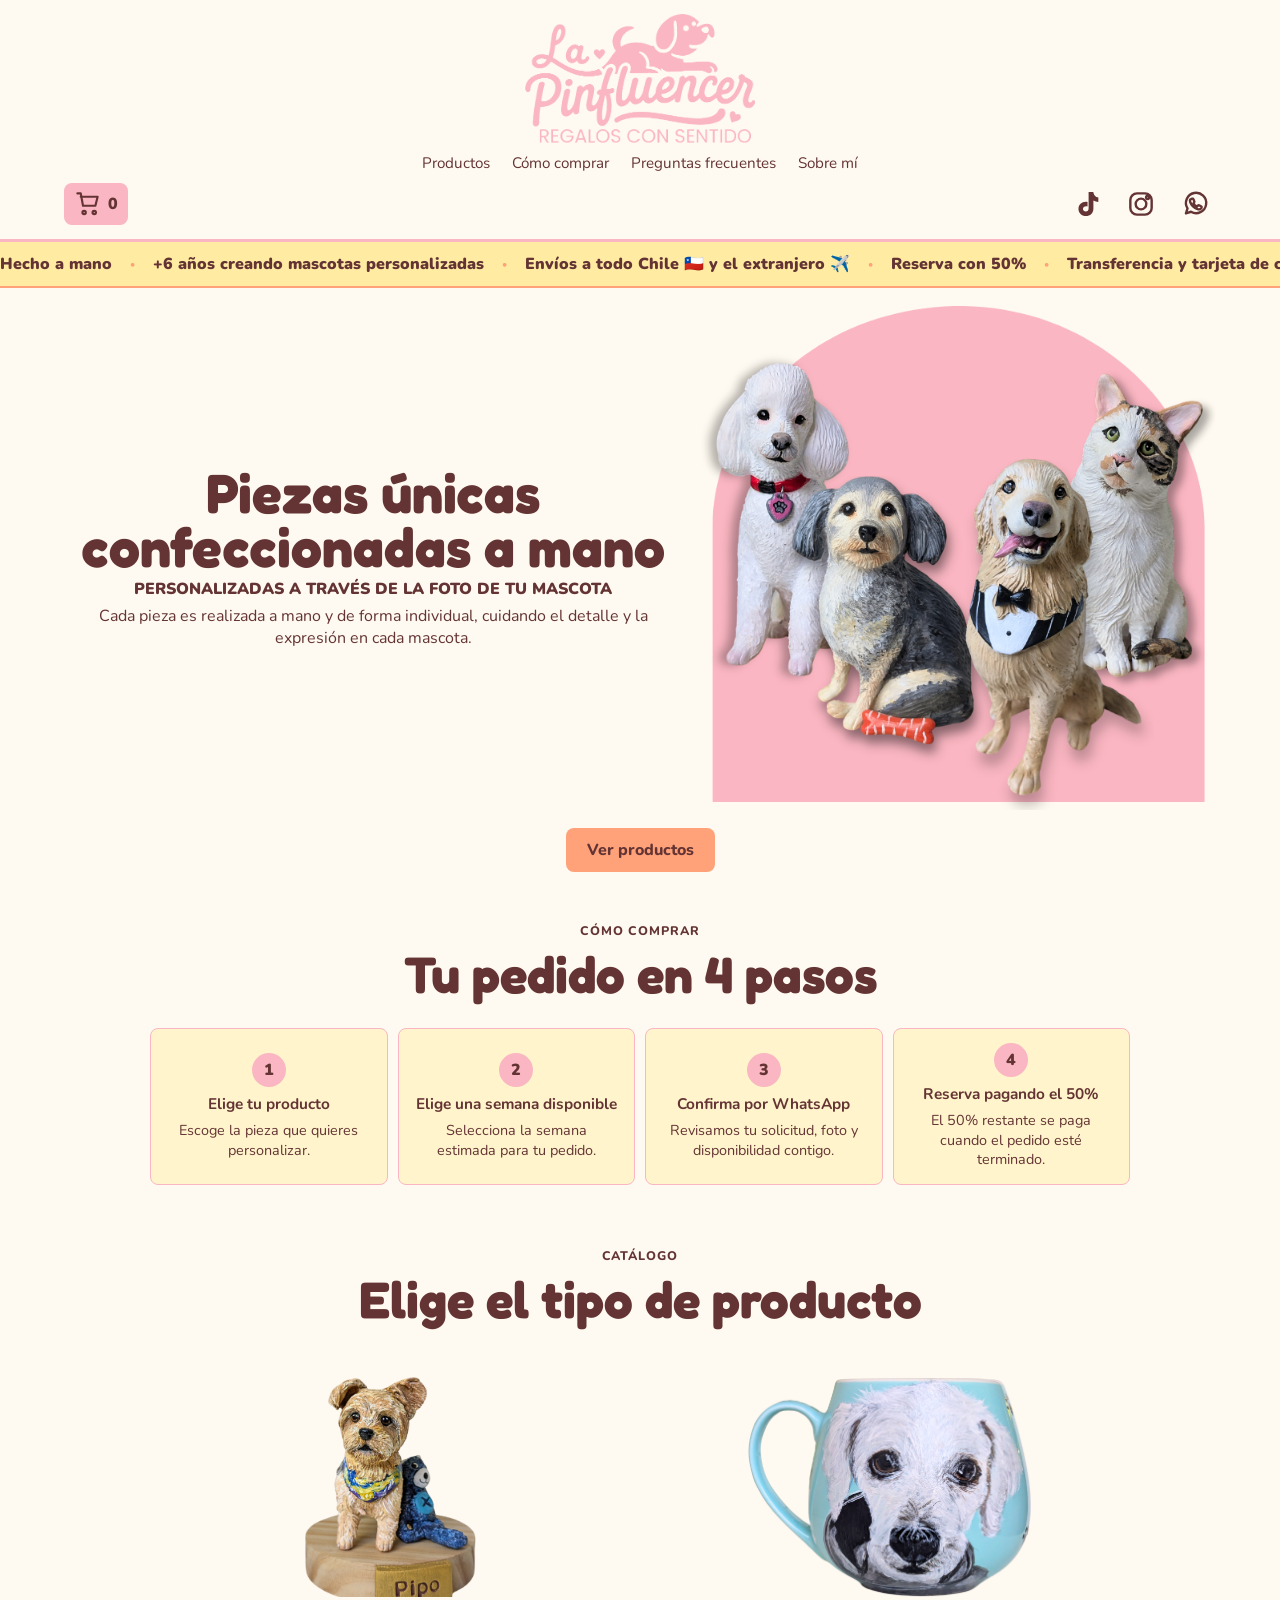
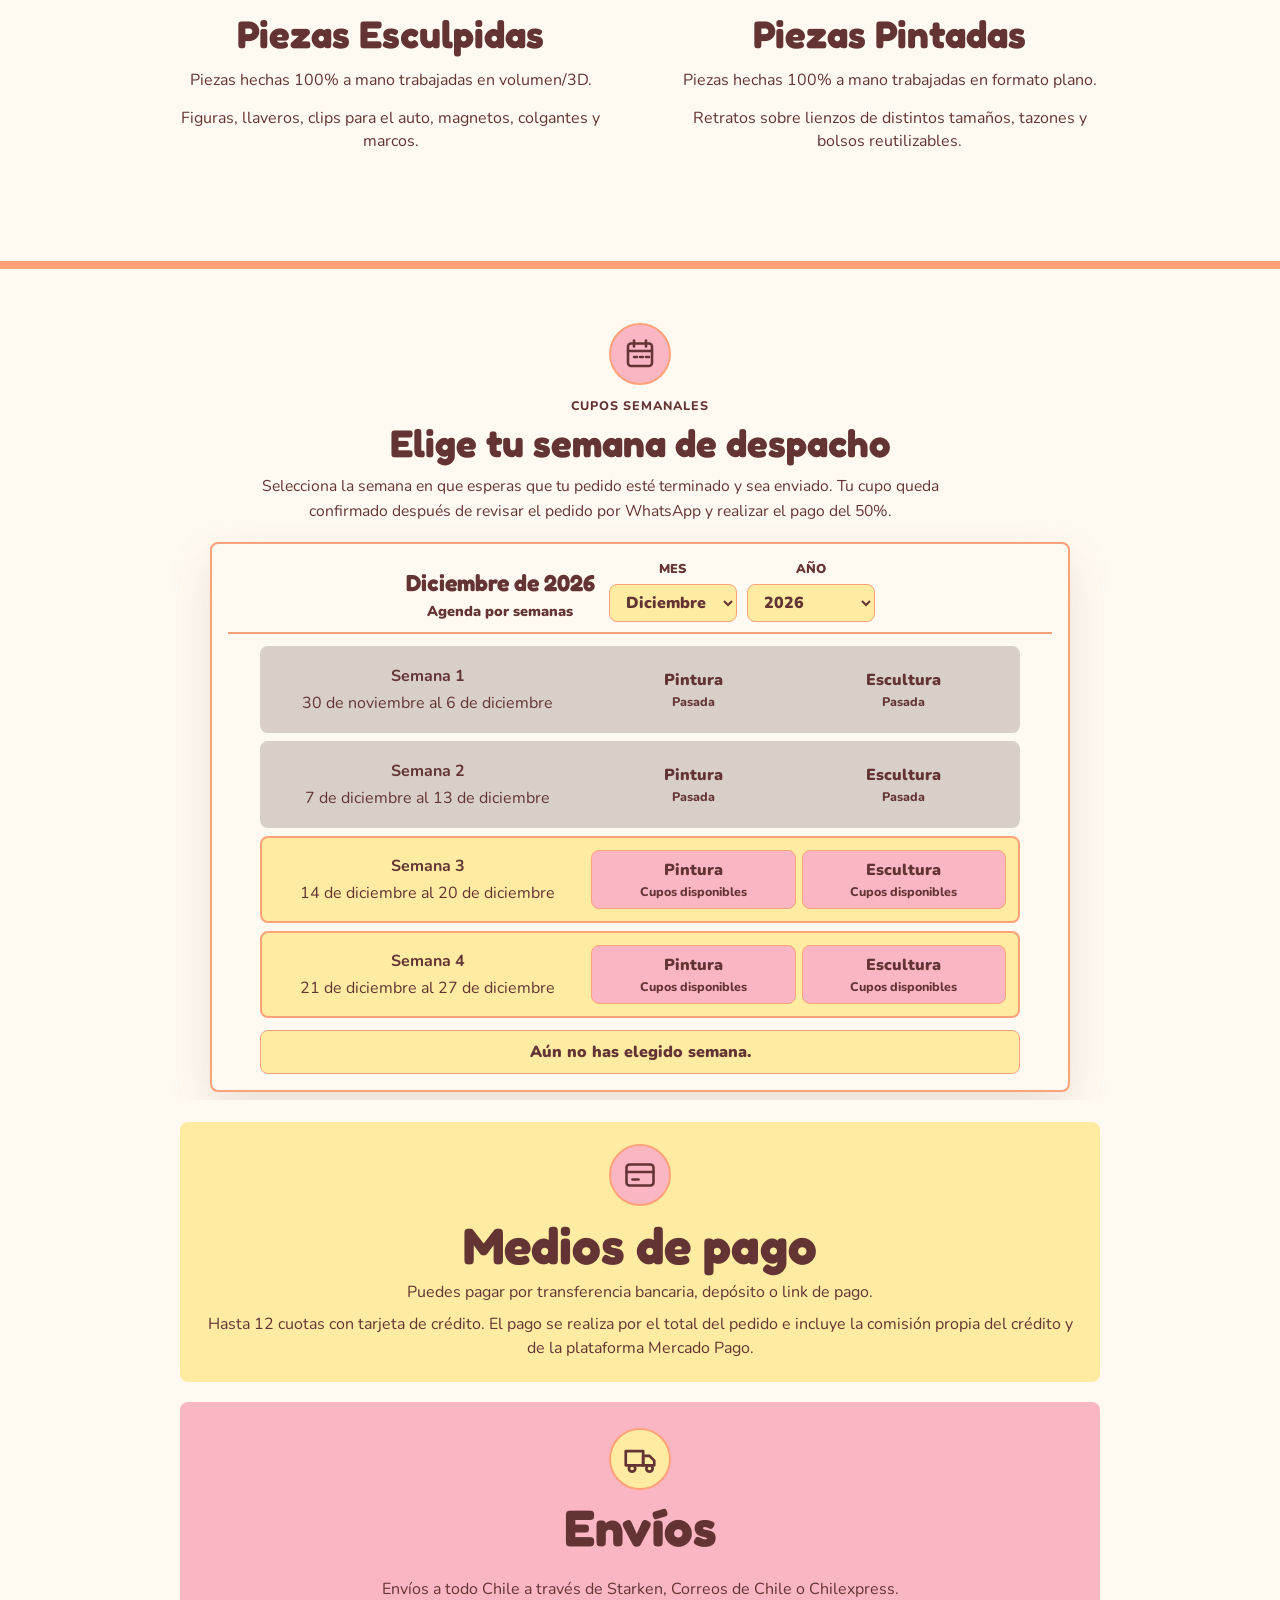
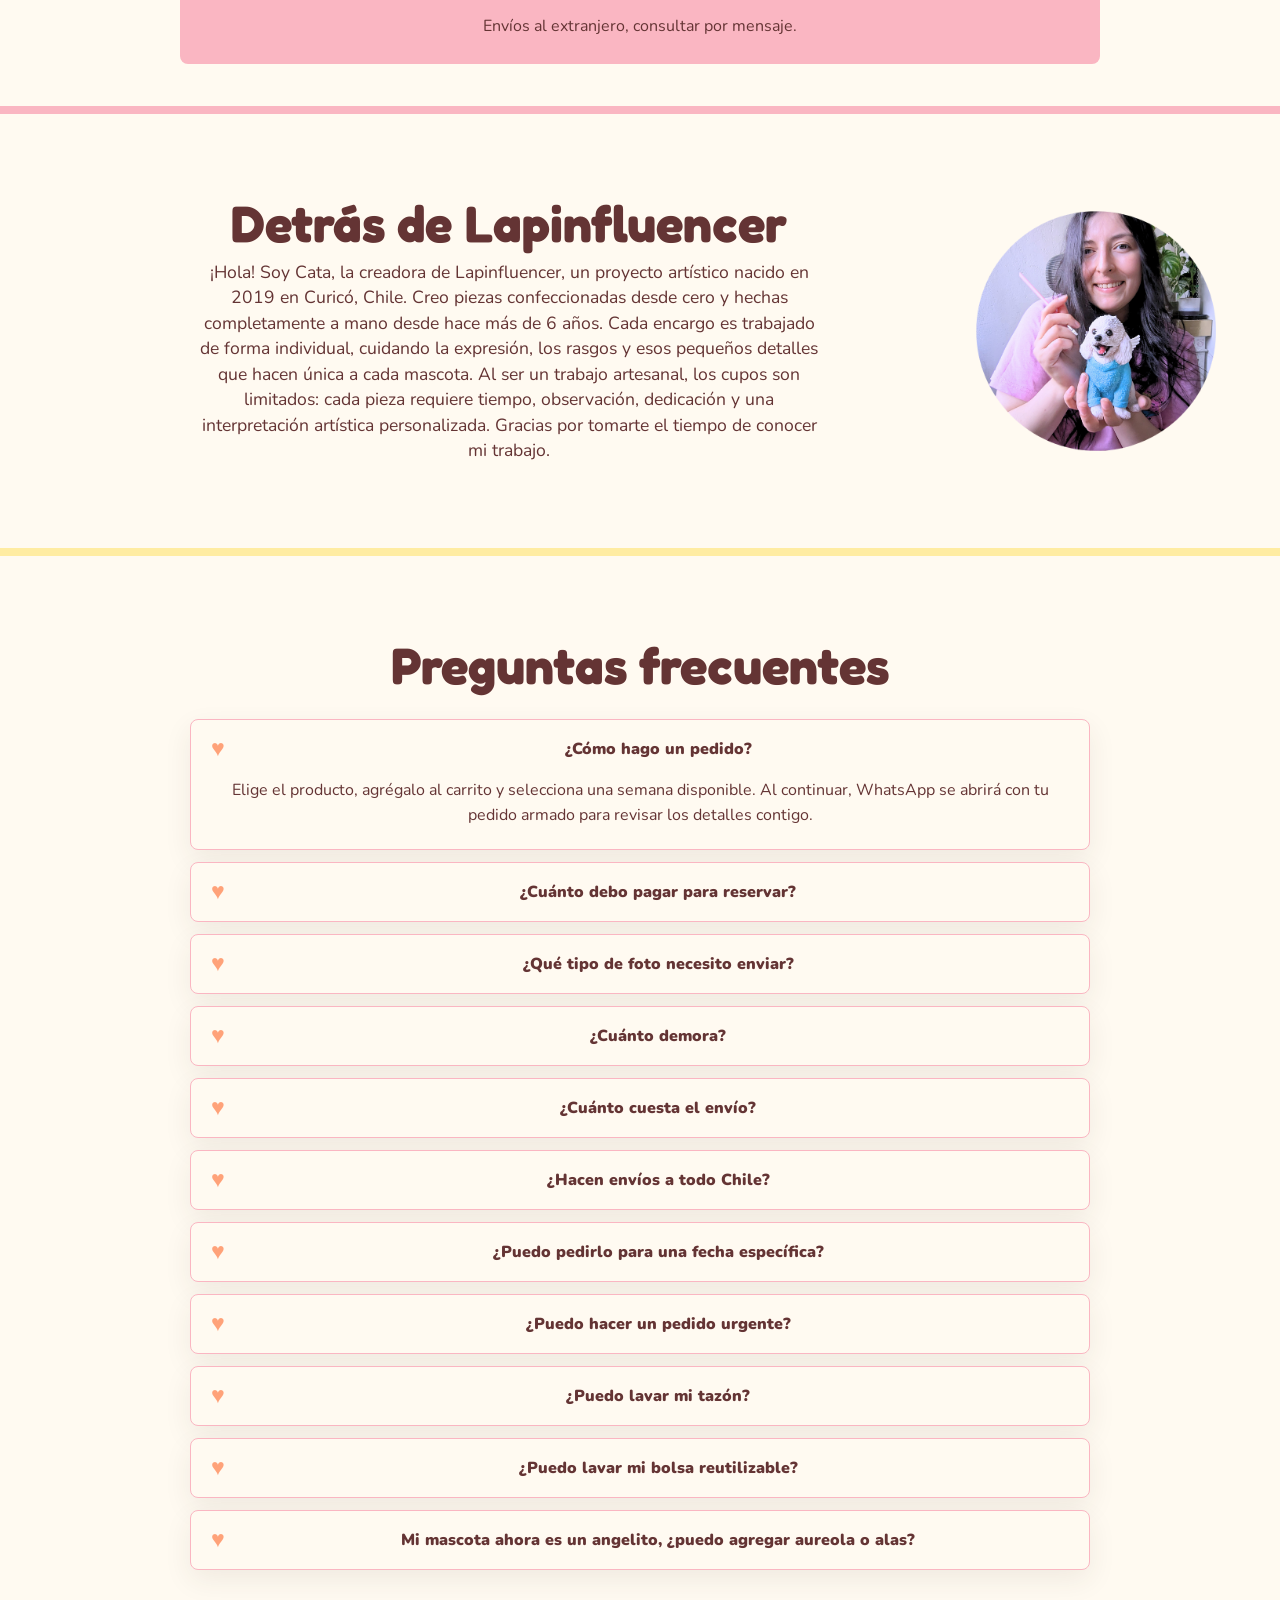
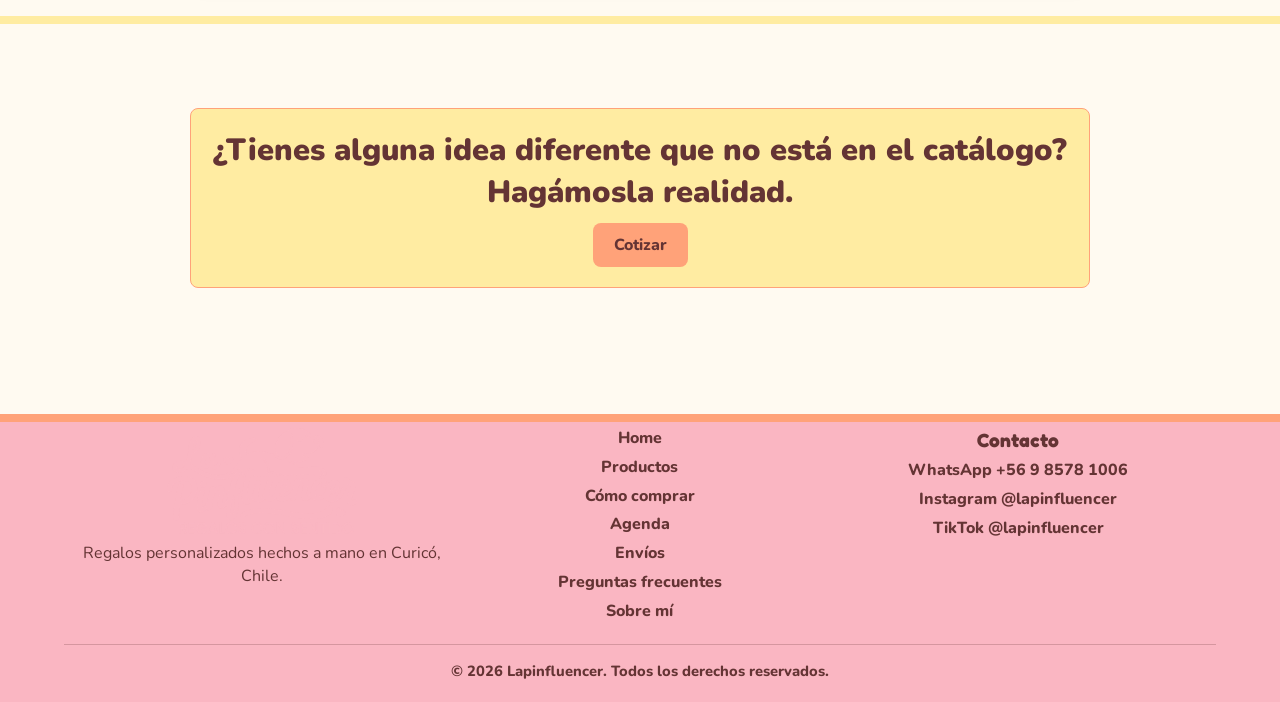
<file: index.html>
﻿<!doctype html>
<html lang="es">
  <head>
    <meta charset="utf-8" />
    <meta name="viewport" content="width=device-width, initial-scale=1" />
    <title>Lapinfluencer | Regalos personalizados de mascotas en Chile</title>
    <meta name="description" content="Lapinfluencer crea regalos personalizados de mascotas en Chile: figuras personalizadas, retratos de mascotas, tazones, llaveros y arte hecho a mano desde Curicó." />
    <meta property="og:title" content="Lapinfluencer | Regalos personalizados de mascotas" />
    <meta property="og:description" content="Arte personalizado de mascotas hecho a mano en Chile: figuras, retratos, tazones, llaveros y recuerdos con sentido." />
    <meta property="og:image" content="https://lapinfluencer.cl/assets/inicio-productos-sin-fondo.png" />
    <meta property="og:url" content="https://lapinfluencer.cl/" />
    <meta property="og:type" content="website" />
    <link rel="preconnect" href="https://fonts.googleapis.com" />
    <link rel="preconnect" href="https://fonts.gstatic.com" crossorigin />
    <link href="https://fonts.googleapis.com/css2?family=Fredoka:wght@600;700&family=Nunito:wght@400;700;900&display=swap" rel="stylesheet" />
    <link rel="stylesheet" href="styles.css?v=claridad1" />
  </head>
  <body>
    <header class="site-header">
      <a class="brand" href="#inicio" aria-label="Ir al inicio">
        <img class="brand-logo" src="assets/logo-lapinfluencer.png" alt="Lapinfluencer, regalos con sentido" />
      </a>
      <nav class="top-nav" aria-label="Navegación principal">
        <a href="#productos">Productos</a>
        <a href="#como-comprar">Cómo comprar</a>
        <a href="#preguntas">Preguntas frecuentes</a>
        <a href="#acerca">Sobre mí</a>
      </nav>
      <div class="header-actions">
        <button class="cart-button" type="button" id="cart-open-button" aria-label="Abrir carrito">
          <svg aria-hidden="true" viewBox="0 0 24 24">
            <path d="M6 6h15l-2 8H8L6 3H3" />
            <circle cx="9" cy="20" r="1.5" />
            <circle cx="18" cy="20" r="1.5" />
          </svg>
          <span id="cart-count">0</span>
        </button>
        <div class="social-links" aria-label="Redes sociales">
          <a href="https://www.tiktok.com/@lapinfluencer" target="_blank" rel="noopener" aria-label="TikTok Lapinfluencer">
            <svg aria-hidden="true" viewBox="0 0 24 24">
              <path d="M16.7 3c.3 2.2 1.6 3.8 3.8 4.2v3.3c-1.3 0-2.5-.4-3.7-1.1v5.9c0 3.4-2.3 5.7-5.7 5.7-3 0-5.5-2.3-5.5-5.3 0-3.2 2.6-5.5 5.9-5.3.3 0 .6.1.9.1v3.4c-.3-.1-.6-.2-1-.2-1.4 0-2.4.8-2.4 2 0 1.1.9 1.9 2.1 1.9 1.3 0 2.1-.8 2.1-2.4V3h3.5Z" />
            </svg>
          </a>
          <a href="https://www.instagram.com/lapinfluencer/" target="_blank" rel="noopener" aria-label="Instagram Lapinfluencer">
            <svg aria-hidden="true" viewBox="0 0 24 24">
              <rect x="4" y="4" width="16" height="16" rx="5" />
              <circle cx="12" cy="12" r="4" />
              <circle cx="17" cy="7" r="1.2" />
            </svg>
          </a>
          <a href="https://wa.me/56985781006" target="_blank" rel="noopener" aria-label="WhatsApp Lapinfluencer">
            <svg aria-hidden="true" viewBox="0 0 24 24">
              <path d="M5.2 19 6.4 15.3A7.6 7.6 0 1 1 9 17.8L5.2 19Z" />
              <path d="M9.1 8.4c.2-.4.4-.4.7-.4h.5c.2 0 .4.1.5.4l.7 1.6c.1.2.1.4-.1.6l-.4.5c-.1.1-.2.3 0 .5.5.9 1.3 1.7 2.3 2.2.2.1.4.1.5-.1l.6-.7c.2-.2.4-.2.6-.1l1.6.8c.3.1.4.3.4.6 0 .6-.5 1.4-1.1 1.6-.5.2-1.1.3-2-.1-2.5-.8-4.6-2.9-5.5-5.3-.3-.8-.2-1.4 0-1.8Z" />
            </svg>
          </a>
        </div>
      </div>
    </header>
    <div class="trust-ticker" aria-label="Información importante de compra">
      <div class="trust-ticker-track">
        <span>Hecho a mano</span>
        <span class="ticker-dot" aria-hidden="true">·</span>
        <span>+6 años creando mascotas personalizadas</span>
        <span class="ticker-dot" aria-hidden="true">·</span>
        <span>Envíos a todo Chile &#127464;&#127473; y el extranjero &#9992;&#65039;</span>
        <span class="ticker-dot" aria-hidden="true">·</span>
        <span>Reserva con 50%</span>
        <span class="ticker-dot" aria-hidden="true">·</span>
        <span>Transferencia y tarjeta de crédito</span>
        <span class="ticker-dot" aria-hidden="true">·</span>
        <span>Atención directa por WhatsApp</span>
        <span class="ticker-dot" aria-hidden="true">·</span>
        <span>Hecho a mano</span>
        <span class="ticker-dot" aria-hidden="true">·</span>
        <span>+6 años creando mascotas personalizadas</span>
        <span class="ticker-dot" aria-hidden="true">·</span>
        <span>Envíos a todo Chile &#127464;&#127473; y el extranjero &#9992;&#65039;</span>
        <span class="ticker-dot" aria-hidden="true">·</span>
        <span>Reserva con 50%</span>
        <span class="ticker-dot" aria-hidden="true">·</span>
        <span>Transferencia y tarjeta de crédito</span>
        <span class="ticker-dot" aria-hidden="true">·</span>
        <span>Atención directa por WhatsApp</span>
      </div>
    </div>

    <main>
      <section class="hero" id="inicio">
        <div class="hero-copy">
          <h1>Piezas únicas<br />confeccionadas a mano</h1>
          <p class="hero-subtitle">Personalizadas a través de la foto de tu mascota</p>
          <p>
            Cada pieza es realizada a mano y de forma individual, cuidando el
            detalle y la expresión en cada mascota.
          </p>
        </div>
        <figure class="hero-photo">
          <img src="assets/inicio-productos-sin-fondo.png" alt="Piezas personalizadas de mascotas hechas a mano" />
        </figure>
        <div class="hero-actions">
          <a class="button primary" href="#productos">Ver productos</a>
        </div>
      </section>

      <section class="process-guide" id="como-comprar" aria-labelledby="process-title">
        <div class="section-heading">
          <p class="eyebrow">Cómo comprar</p>
          <h2 id="process-title">Tu pedido en 4 pasos</h2>
        </div>
        <div class="process-steps detailed" aria-label="Proceso de compra">
          <div class="process-step">
            <span class="process-number">1</span>
            <strong class="process-text">Elige tu producto</strong>
            <small>Escoge la pieza que quieres personalizar.</small>
          </div>
          <div class="process-step">
            <span class="process-number">2</span>
            <strong class="process-text">Elige una semana disponible</strong>
            <small>Selecciona la semana estimada para tu pedido.</small>
          </div>
          <div class="process-step">
            <span class="process-number">3</span>
            <strong class="process-text">Confirma por WhatsApp</strong>
            <small>Revisamos tu solicitud, foto y disponibilidad contigo.</small>
          </div>
          <div class="process-step">
            <span class="process-number">4</span>
            <strong class="process-text">Reserva pagando el 50%</strong>
            <small>El 50% restante se paga cuando el pedido esté terminado.</small>
          </div>
        </div>
      </section>

      <section class="catalog-shell" id="productos" aria-labelledby="catalog-title">
        <div class="section-heading">
          <p class="eyebrow">Catálogo</p>
          <h2 id="catalog-title">Elige el tipo de producto</h2>
        </div>

        <div class="catalog-choice" aria-label="Tipos de productos">
          <a class="choice-card choice-sculpted" href="categoria.html?categoria=esculpidas">
            <span class="choice-icon">
              <img src="assets/productos/portada-esculpidas-figura.png" alt="" aria-hidden="true" />
            </span>
            <span class="choice-copy">
              <strong>Piezas Esculpidas</strong>
              <small>
                <span>Piezas hechas 100% a mano trabajadas en volumen/3D.</span>
                <span>Figuras, llaveros, clips para el auto, magnetos, colgantes y marcos.</span>
              </small>
            </span>
          </a>
          <a class="choice-card choice-painted" href="categoria.html?categoria=pintadas">
            <span class="choice-icon">
              <img src="assets/productos/portada-pintadas-tazon.png" alt="" aria-hidden="true" />
            </span>
            <span class="choice-copy">
              <strong>Piezas Pintadas</strong>
              <small>
                <span>Piezas hechas 100% a mano trabajadas en formato plano.</span>
                <span>Retratos sobre lienzos de distintos tamaños, tazones y bolsos reutilizables.</span>
              </small>
            </span>
          </a>
        </div>
      </section>

      <section class="agenda" id="agenda" aria-labelledby="agenda-title">
        <div class="section-heading">
          <span class="agenda-icon" aria-hidden="true">
            <svg viewBox="0 0 24 24">
              <rect x="4" y="5" width="16" height="15" rx="2" />
              <path d="M8 3v4" />
              <path d="M16 3v4" />
              <path d="M4 10h16" />
              <path d="M8 14h2" />
              <path d="M12 14h2" />
              <path d="M16 14h2" />
            </svg>
          </span>
          <p class="eyebrow">Cupos semanales</p>
          <h2 id="agenda-title">Elige tu semana de despacho</h2>
          <p>
            Selecciona la semana en que esperas que tu pedido esté terminado
            y sea enviado. Tu cupo queda confirmado después de revisar el
            pedido por WhatsApp y realizar el pago del 50%.
          </p>
        </div>

        <div class="calendar-card">
          <div class="calendar-heading">
            <div>
              <h3 id="calendar-month-title">Agenda</h3>
              <span>Agenda por semanas</span>
            </div>
            <div class="calendar-controls" aria-label="Cambiar mes">
              <label>
                <span>Mes</span>
                <select id="calendar-month-select"></select>
              </label>
              <label>
                <span>Año</span>
                <select id="calendar-year-select"></select>
              </label>
            </div>
          </div>
          <div class="calendar-grid" id="calendar-grid" aria-label="Semanas disponibles"></div>
          <p class="agenda-selected" id="agenda-selected">Aún no has elegido semana.</p>
        </div>
      </section>

      <section class="payment-section" aria-labelledby="payment-title">
        <div class="payment-card">
          <span class="payment-icon" aria-hidden="true">
            <svg viewBox="0 0 24 24">
              <rect x="3" y="5" width="18" height="14" rx="2" />
              <path d="M3 10h18" />
              <path d="M7 15h4" />
            </svg>
          </span>
          <div>
            <h2 id="payment-title">Medios de pago</h2>
            <p>
              Puedes pagar por transferencia bancaria, depósito o link de pago.
            </p>
            <p>
              Hasta 12 cuotas con tarjeta de crédito. El pago se realiza por el
              total del pedido e incluye la comisión propia del crédito y de la
              plataforma Mercado Pago.
            </p>
          </div>
        </div>
      </section>

      <section class="shipping-section" id="envios">
        <div class="shipping-card">
          <span class="shipping-icon" aria-hidden="true">
            <svg viewBox="0 0 24 24">
              <path d="M3 7h11v9H3z" />
              <path d="M14 10h4l3 3v3h-7z" />
              <circle cx="7" cy="18" r="2" />
              <circle cx="18" cy="18" r="2" />
            </svg>
          </span>
          <h2>Envíos</h2>
          <p>
            Envíos a todo Chile a través de Starken, Correos de Chile o
            Chilexpress.
          </p>
          <p>
            Envíos al extranjero, consultar por mensaje.
          </p>
        </div>
      </section>

      <section class="about" id="acerca">
        <div class="about-copy">
          <h2>Detrás de Lapinfluencer</h2>
          <p>
            ¡Hola! Soy Cata, la creadora de Lapinfluencer, un proyecto
            artístico nacido en 2019 en Curicó, Chile. Creo piezas
            confeccionadas desde cero y hechas completamente a mano desde hace
            más de 6 años. Cada encargo es trabajado de forma
            individual, cuidando la expresión, los rasgos y esos pequeños
            detalles que hacen única a cada mascota. Al ser un trabajo
            artesanal, los cupos son limitados: cada pieza requiere tiempo,
            observación, dedicación y una interpretación artística
            personalizada. Gracias por tomarte el tiempo de conocer mi trabajo.
          </p>
        </div>
        <figure class="about-photo">
          <img src="assets/catalina-creadora.png" alt="Catalina, creadora de Lapinfluencer" />
        </figure>
      </section>

      <section class="faq" id="preguntas" aria-labelledby="faq-title">
        <div class="section-heading">
          <h2 id="faq-title">Preguntas frecuentes</h2>
        </div>

        <div class="faq-list">
          <details open>
            <summary>¿Cómo hago un pedido?</summary>
            <p>
              Elige el producto, agrégalo al carrito y selecciona una semana
              disponible. Al continuar, WhatsApp se abrirá con tu pedido armado
              para revisar los detalles contigo.
            </p>
          </details>
          <details>
            <summary>¿Cuánto debo pagar para reservar?</summary>
            <p>
              Para reservar se paga el 50% del total del pedido. El 50%
              restante se paga cuando tu pedido esté terminado.
            </p>
          </details>
          <details>
            <summary>¿Qué tipo de foto necesito enviar?</summary>
            <p>
              Necesitas al menos una foto de tu mascota. No tiene que ser
              perfecta: si tienes dudas, puedes enviarla por WhatsApp y te
              confirmo si sirve para la pieza que quieres.
            </p>
          </details>
          <details>
            <summary>¿Cuánto demora?</summary>
            <p>
              Cada pieza se trabaja a mano y con cupos semanales limitados.
              En la agenda puedes elegir una semana estimada de despacho; la
              fecha final se confirma por WhatsApp.
            </p>
          </details>
          <details>
            <summary>¿Cuánto cuesta el envío?</summary>
            <p>
              No, el envío se paga a la empresa correspondiente que realiza el
              servicio: Starken, Chile Express o Correos de Chile.
            </p>
          </details>
          <details>
            <summary>¿Hacen envíos a todo Chile?</summary>
            <p>
              Sí. Hacemos envíos a todo Chile a través de Starken, Correos de
              Chile o Chilexpress.
            </p>
          </details>
          <details>
            <summary>¿Puedo pedirlo para una fecha específica?</summary>
            <p>
              Puedes indicar la semana que prefieres. La disponibilidad y la
              fecha se revisan y confirman por WhatsApp antes de reservar.
            </p>
          </details>
          <details>
            <summary>¿Puedo hacer un pedido urgente?</summary>
            <p>
              Sí, envía un mensaje comentándolo y reviso disponibilidad de
              sobrecupo. El sobrecupo tiene un valor adicional según el
              producto.
            </p>
          </details>
          <details>
            <summary>¿Puedo lavar mi tazón?</summary>
            <p>
              Sí. Para cuidarlos mejor, lava a mano con esponja suave, evita
              remojar por mucho tiempo y no uses lavavajillas ni microondas.
            </p>
          </details>
          <details>
            <summary>¿Puedo lavar mi bolsa reutilizable?</summary>
            <p>
              Sí. Lava a mano con agua fría, evita restregar directamente la
              pintura, no uses cloro y deja secar a la sombra.
            </p>
          </details>
          <details>
            <summary>Mi mascota ahora es un angelito, ¿puedo agregar aureola o alas?</summary>
            <p>
              Sí. En las piezas que lo permiten, puedes agregar aureola o alas
              sin costo adicional para un homenaje póstumo.
            </p>
          </details>
        </div>
      </section>

      <section class="idea-section" aria-label="Idea diferente">
        <div class="idea-callout">
          <p>¿Tienes alguna idea diferente que no está en el catálogo? Hagámosla realidad.</p>
          <a class="button primary idea-button" href="https://wa.me/56985781006?text=%C2%A1Hola%20Cata%F0%9F%91%A9%F0%9F%8F%BB%E2%80%8D%F0%9F%8E%A8!%20Tengo%20una%20idea%20distinta%20para%20un%20pedido%20que%20no%20logr%C3%A9%20encontrar%20en%20la%20web.%0ATe%20comento...%F0%9F%92%A1" target="_blank" rel="noopener">Cotizar</a>
        </div>
      </section>
    </main>

    <footer class="site-footer">
      <div class="footer-brand">
        <img src="assets/logo-lapinfluencer.png" alt="Lapinfluencer, regalos con sentido" />
        <p>Regalos personalizados hechos a mano en Curicó, Chile.</p>
      </div>
      <nav class="footer-links" aria-label="Enlaces del pie de página">
        <a href="#inicio">Home</a>
        <a href="#productos">Productos</a>
        <a href="#como-comprar">Cómo comprar</a>
        <a href="#agenda">Agenda</a>
        <a href="#envios">Envíos</a>
        <a href="#preguntas">Preguntas frecuentes</a>
        <a href="#acerca">Sobre mí</a>
      </nav>
      <div class="footer-contact">
        <strong>Contacto</strong>
        <a href="https://wa.me/56985781006" target="_blank" rel="noopener">WhatsApp +56 9 8578 1006</a>
        <a href="https://www.instagram.com/lapinfluencer/" target="_blank" rel="noopener">Instagram @lapinfluencer</a>
        <a href="https://www.tiktok.com/@lapinfluencer" target="_blank" rel="noopener">TikTok @lapinfluencer</a>
      </div>
      <p class="footer-copy">© 2026 Lapinfluencer. Todos los derechos reservados.</p>
    </footer>

    <aside class="cart-drawer" id="cart-drawer" aria-label="Carrito" hidden>
      <div class="cart-panel">
        <div class="cart-header">
          <h2>Carrito</h2>
          <button class="icon-button" type="button" id="cart-close-button" aria-label="Cerrar carrito">x</button>
        </div>
        <p class="cart-added-message" id="cart-added-message" hidden>Producto agregado al carrito</p>
        <div class="cart-items" id="cart-items"></div>
        <div class="cart-agenda" id="cart-agenda" hidden></div>
        <p class="cart-empty" id="cart-empty">Tu carrito está vacío.</p>
        <div class="cart-summary">
          <p class="cart-total" id="cart-total">Descuento aplicado: 0 CLP</p>
          <p class="cart-final" id="cart-final">Total del pedido: 0 CLP</p>
          <p class="cart-deposit" id="cart-deposit" hidden></p>
          <label class="coupon-field">
            <span>Código cupón/descuento</span>
            <div class="coupon-control">
              <input type="text" id="cart-coupon" placeholder="Ingresa tu cupón" autocomplete="off" />
              <button type="button" id="cart-coupon-apply">Aplicar</button>
            </div>
            <small id="cart-coupon-message"></small>
          </label>
          <p class="cart-warning" id="cart-warning" hidden></p>
        </div>
        <p class="cart-note">No realizarás ningún pago todavía. Primero confirmaremos los detalles de tu pedido por WhatsApp.</p>
        <div class="cart-actions" aria-label="Acciones del carrito">
          <button class="button secondary cart-continue" id="cart-continue-button" type="button">Seguir comprando</button>
          <a class="button primary cart-whatsapp" id="cart-whatsapp" href="https://wa.me/56985781006" target="_blank" rel="noopener">Finalizar compra</a>
        </div>
      </div>
    </aside>

    <script type="module" src="script.js?v=precios1"></script>
  </body>
</html>
</file>
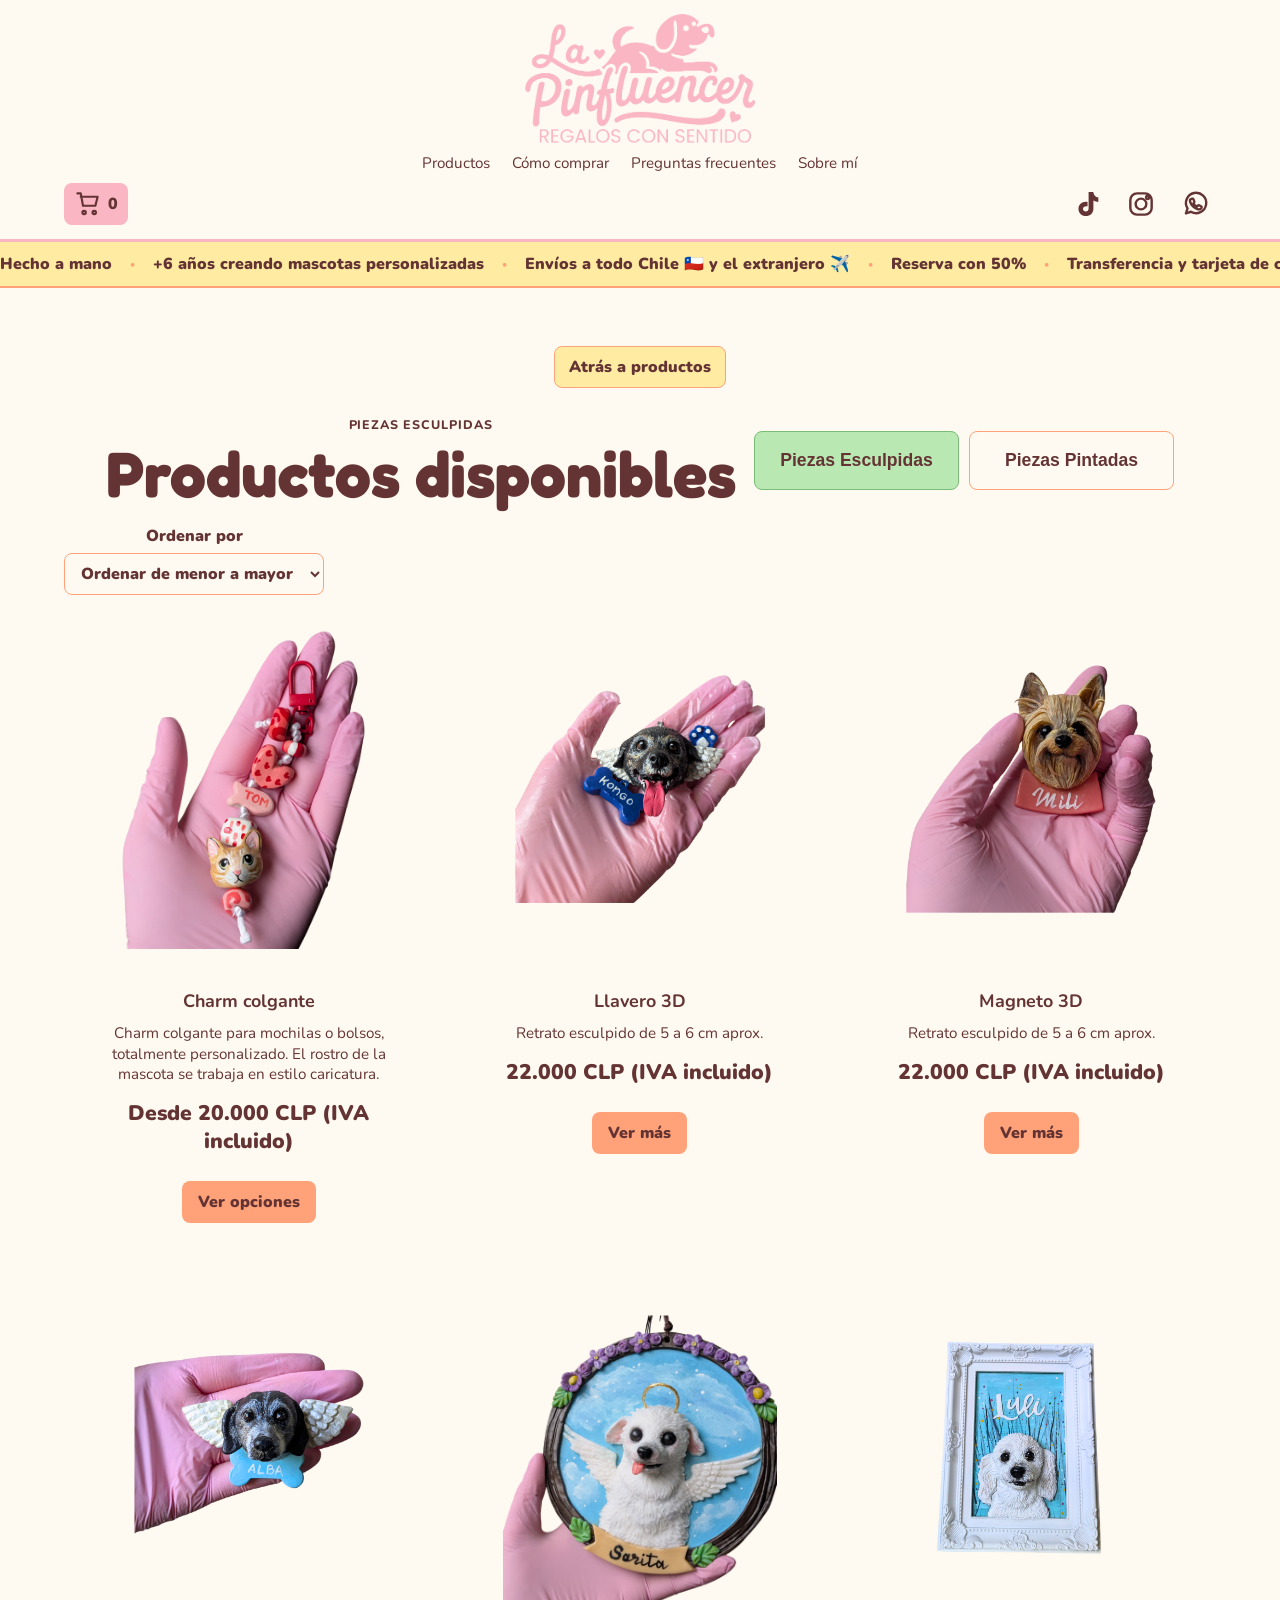
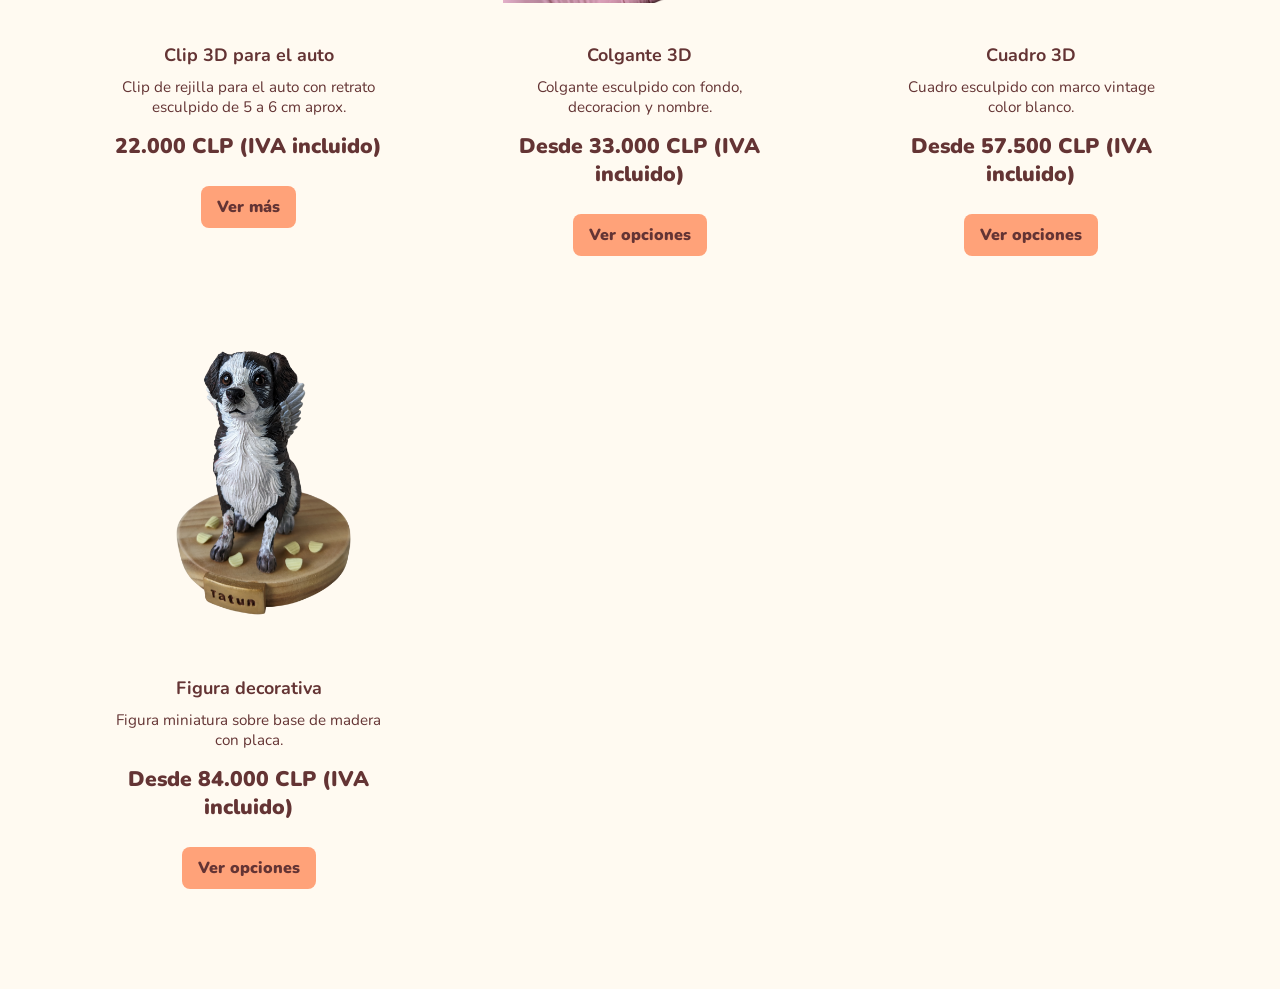
<file: categoria.html>
﻿<!doctype html>
<html lang="es">
  <head>
    <meta charset="utf-8" />
    <meta name="viewport" content="width=device-width, initial-scale=1" />
    <title>Catálogo Lapinfluencer | Productos personalizados de mascotas</title>
    <meta name="description" content="Explora el catálogo de Lapinfluencer: piezas esculpidas y pintadas, figuras personalizadas de mascotas, retratos, tazones, llaveros y regalos hechos a mano en Chile." />
    <meta property="og:title" content="Catálogo Lapinfluencer" />
    <meta property="og:description" content="Regalos personalizados de mascotas en Chile: piezas esculpidas, retratos de mascotas y arte hecho a mano." />
    <meta property="og:image" content="https://lapinfluencer.cl/assets/inicio-productos-sin-fondo.png" />
    <meta property="og:url" content="https://lapinfluencer.cl/categoria.html" />
    <meta property="og:type" content="website" />
    <link rel="preconnect" href="https://fonts.googleapis.com" />
    <link rel="preconnect" href="https://fonts.gstatic.com" crossorigin />
    <link href="https://fonts.googleapis.com/css2?family=Fredoka:wght@600;700&family=Nunito:wght@400;700;900&display=swap" rel="stylesheet" />
    <link rel="stylesheet" href="styles.css?v=claridad1" />
  </head>
  <body>
    <header class="site-header">
      <a class="brand" href="index.html#inicio" aria-label="Ir al inicio">
        <img class="brand-logo" src="assets/logo-lapinfluencer.png" alt="Lapinfluencer, regalos con sentido" />
      </a>
      <nav class="top-nav" aria-label="Navegación principal">
        <a href="index.html#productos">Productos</a>
        <a href="index.html#como-comprar">Cómo comprar</a>
        <a href="index.html#preguntas">Preguntas frecuentes</a>
        <a href="index.html#acerca">Sobre mí</a>
      </nav>
      <div class="header-actions">
        <button class="cart-button" type="button" id="cart-open-button" aria-label="Abrir carrito">
          <svg aria-hidden="true" viewBox="0 0 24 24">
            <path d="M6 6h15l-2 8H8L6 3H3" />
            <circle cx="9" cy="20" r="1.5" />
            <circle cx="18" cy="20" r="1.5" />
          </svg>
          <span id="cart-count">0</span>
        </button>
        <div class="social-links" aria-label="Redes sociales">
          <a href="https://www.tiktok.com/@lapinfluencer" target="_blank" rel="noopener" aria-label="TikTok Lapinfluencer">
            <svg aria-hidden="true" viewBox="0 0 24 24">
              <path d="M16.7 3c.3 2.2 1.6 3.8 3.8 4.2v3.3c-1.3 0-2.5-.4-3.7-1.1v5.9c0 3.4-2.3 5.7-5.7 5.7-3 0-5.5-2.3-5.5-5.3 0-3.2 2.6-5.5 5.9-5.3.3 0 .6.1.9.1v3.4c-.3-.1-.6-.2-1-.2-1.4 0-2.4.8-2.4 2 0 1.1.9 1.9 2.1 1.9 1.3 0 2.1-.8 2.1-2.4V3h3.5Z" />
            </svg>
          </a>
          <a href="https://www.instagram.com/lapinfluencer/" target="_blank" rel="noopener" aria-label="Instagram Lapinfluencer">
            <svg aria-hidden="true" viewBox="0 0 24 24">
              <rect x="4" y="4" width="16" height="16" rx="5" />
              <circle cx="12" cy="12" r="4" />
              <circle cx="17" cy="7" r="1.2" />
            </svg>
          </a>
          <a href="https://wa.me/56985781006" target="_blank" rel="noopener" aria-label="WhatsApp Lapinfluencer">
            <svg aria-hidden="true" viewBox="0 0 24 24">
              <path d="M5.2 19 6.4 15.3A7.6 7.6 0 1 1 9 17.8L5.2 19Z" />
              <path d="M9.1 8.4c.2-.4.4-.4.7-.4h.5c.2 0 .4.1.5.4l.7 1.6c.1.2.1.4-.1.6l-.4.5c-.1.1-.2.3 0 .5.5.9 1.3 1.7 2.3 2.2.2.1.4.1.5-.1l.6-.7c.2-.2.4-.2.6-.1l1.6.8c.3.1.4.3.4.6 0 .6-.5 1.4-1.1 1.6-.5.2-1.1.3-2-.1-2.5-.8-4.6-2.9-5.5-5.3-.3-.8-.2-1.4 0-1.8Z" />
            </svg>
          </a>
        </div>
      </div>
    </header>
    <div class="trust-ticker" aria-label="Información importante de compra">
      <div class="trust-ticker-track">
        <span>Hecho a mano</span>
        <span class="ticker-dot" aria-hidden="true">·</span>
        <span>+6 años creando mascotas personalizadas</span>
        <span class="ticker-dot" aria-hidden="true">·</span>
        <span>Envíos a todo Chile &#127464;&#127473; y el extranjero &#9992;&#65039;</span>
        <span class="ticker-dot" aria-hidden="true">·</span>
        <span>Reserva con 50%</span>
        <span class="ticker-dot" aria-hidden="true">·</span>
        <span>Transferencia y tarjeta de crédito</span>
        <span class="ticker-dot" aria-hidden="true">·</span>
        <span>Atención directa por WhatsApp</span>
        <span class="ticker-dot" aria-hidden="true">·</span>
        <span>Hecho a mano</span>
        <span class="ticker-dot" aria-hidden="true">·</span>
        <span>+6 años creando mascotas personalizadas</span>
        <span class="ticker-dot" aria-hidden="true">·</span>
        <span>Envíos a todo Chile &#127464;&#127473; y el extranjero &#9992;&#65039;</span>
        <span class="ticker-dot" aria-hidden="true">·</span>
        <span>Reserva con 50%</span>
        <span class="ticker-dot" aria-hidden="true">·</span>
        <span>Transferencia y tarjeta de crédito</span>
        <span class="ticker-dot" aria-hidden="true">·</span>
        <span>Atención directa por WhatsApp</span>
      </div>
    </div>

    <main>
      <section class="category-page" id="productos" aria-labelledby="current-category-title">
        <a class="back-link" href="index.html#productos">Atrás a productos</a>
        <div class="toolbar">
          <div>
            <p class="eyebrow" id="current-category-label">Productos</p>
            <h1 id="current-category-title">Productos disponibles</h1>
          </div>
          <div class="category-tabs" aria-label="Cambiar categoría">
            <button class="category-button active" type="button" data-category="esculpidas">
              <span>Piezas Esculpidas</span>
            </button>
            <button class="category-button" type="button" data-category="pintadas">
              <span>Piezas Pintadas</span>
            </button>
          </div>
        </div>

        <label class="sort-choice" aria-label="Ordenar productos">
          <span>Ordenar por</span>
          <select id="sort-select">
            <option value="featured">Destacados</option>
            <option value="price-asc" selected>Ordenar de menor a mayor</option>
            <option value="price-desc">Ordenar de mayor a menor</option>
          </select>
        </label>

            <button class="text-button" type="button" id="back-button" hidden>Atrás</button>
        <div class="product-grid" id="product-grid" aria-live="polite"></div>
        <div class="option-view" id="option-view" hidden></div>
      </section>
    </main>

    <aside class="cart-drawer" id="cart-drawer" aria-label="Carrito" hidden>
      <div class="cart-panel">
        <div class="cart-header">
          <h2>Carrito</h2>
          <button class="icon-button" type="button" id="cart-close-button" aria-label="Cerrar carrito">x</button>
        </div>
        <p class="cart-added-message" id="cart-added-message" hidden>Producto agregado al carrito</p>
        <div class="cart-items" id="cart-items"></div>
        <div class="cart-agenda" id="cart-agenda" hidden></div>
          <p class="cart-empty" id="cart-empty">Tu carrito está vacío.</p>
        <div class="cart-summary">
          <p class="cart-total" id="cart-total">Descuento aplicado: 0 CLP</p>
          <p class="cart-final" id="cart-final">Total del pedido: 0 CLP</p>
          <p class="cart-deposit" id="cart-deposit" hidden></p>
          <label class="coupon-field">
            <span>Código cupón/descuento</span>
            <div class="coupon-control">
            <input type="text" id="cart-coupon" placeholder="Ingresa tu cupón" autocomplete="off" />
              <button type="button" id="cart-coupon-apply">Aplicar</button>
            </div>
            <small id="cart-coupon-message"></small>
          </label>
          <p class="cart-warning" id="cart-warning" hidden></p>
        </div>
          <p class="cart-note">No realizarás ningún pago todavía. Primero confirmaremos los detalles de tu pedido por WhatsApp.</p>
        <div class="cart-actions" aria-label="Acciones del carrito">
          <button class="button secondary cart-continue" id="cart-continue-button" type="button">Seguir comprando</button>
          <a class="button primary cart-whatsapp" id="cart-whatsapp" href="https://wa.me/56985781006" target="_blank" rel="noopener">Finalizar compra</a>
        </div>
      </div>
    </aside>

    <script type="module" src="script.js?v=precios1"></script>
  </body>
</html>
</file>
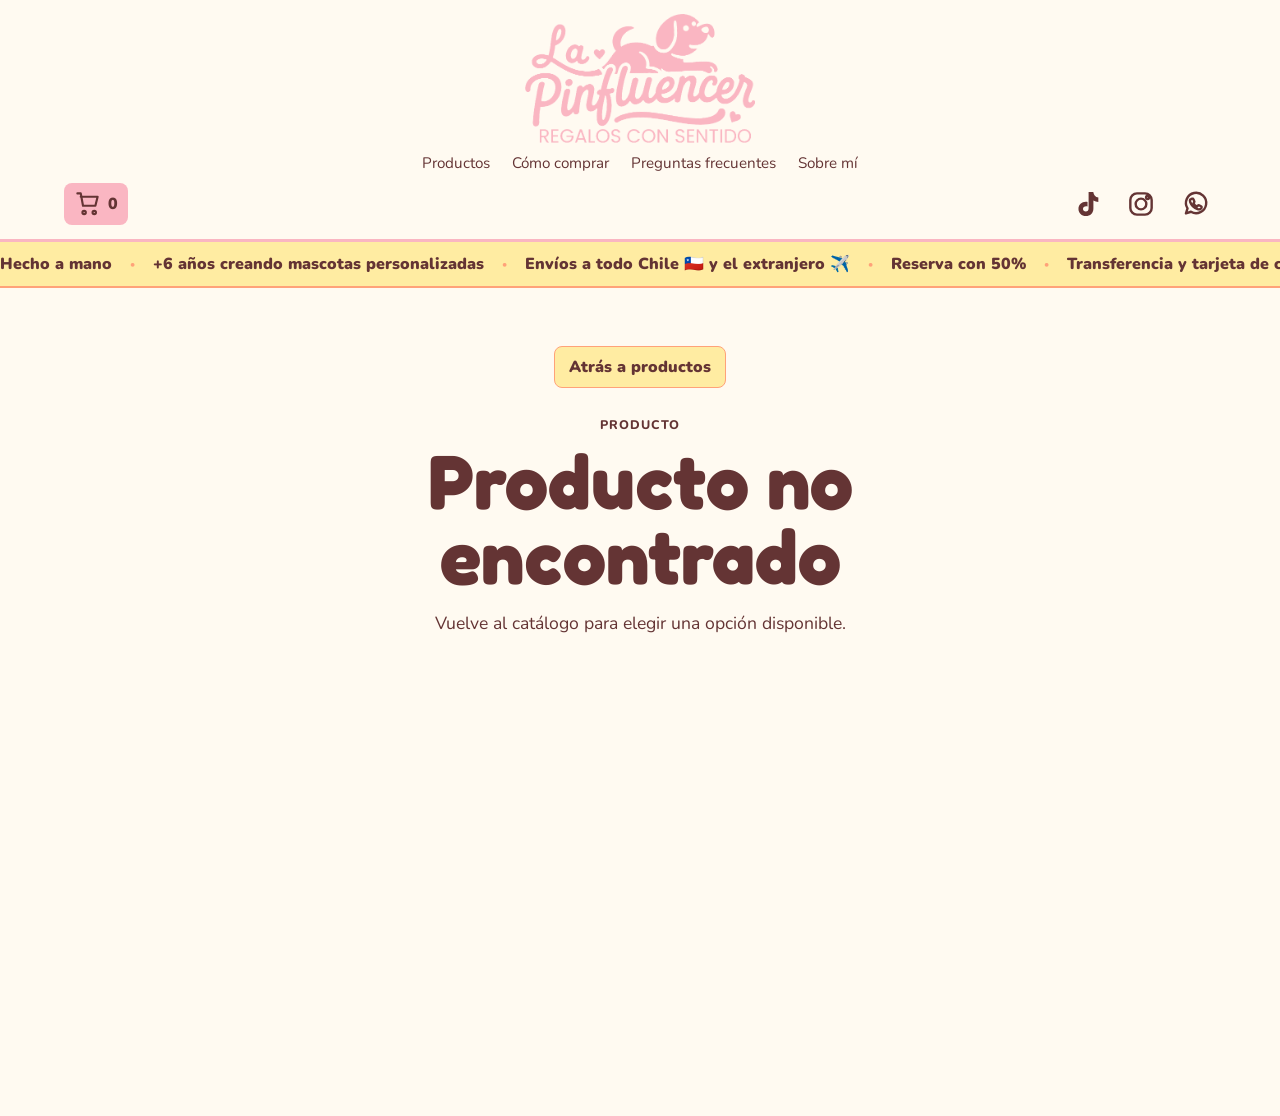
<file: opciones.html>
﻿<!doctype html>
<html lang="es">
  <head>
    <meta charset="utf-8" />
    <meta name="viewport" content="width=device-width, initial-scale=1" />
    <title>Opciones de producto | Lapinfluencer</title>
    <meta name="description" content="Revisa opciones, medidas y valores de productos personalizados Lapinfluencer: figuras personalizadas de mascotas, retratos de mascotas y arte hecho a mano en Chile." />
    <meta property="og:title" content="Opciones de producto | Lapinfluencer" />
    <meta property="og:description" content="Elige detalles para tu regalo personalizado de mascota y agenda tu pedido por WhatsApp." />
    <meta property="og:image" content="https://lapinfluencer.cl/assets/inicio-productos-sin-fondo.png" />
    <meta property="og:url" content="https://lapinfluencer.cl/opciones.html" />
    <meta property="og:type" content="website" />
    <link rel="preconnect" href="https://fonts.googleapis.com" />
    <link rel="preconnect" href="https://fonts.gstatic.com" crossorigin />
    <link href="https://fonts.googleapis.com/css2?family=Fredoka:wght@600;700&family=Nunito:wght@400;700;900&display=swap" rel="stylesheet" />
    <link rel="stylesheet" href="styles.css?v=claridad1" />
  </head>
  <body>
    <header class="site-header">
      <a class="brand" href="index.html#inicio" aria-label="Ir al inicio">
        <img class="brand-logo" src="assets/logo-lapinfluencer.png" alt="Lapinfluencer, regalos con sentido" />
      </a>
      <nav class="top-nav" aria-label="Navegación principal">
        <a href="index.html#productos">Productos</a>
        <a href="index.html#como-comprar">Cómo comprar</a>
        <a href="index.html#preguntas">Preguntas frecuentes</a>
        <a href="index.html#acerca">Sobre mí</a>
      </nav>
      <div class="header-actions">
        <button class="cart-button" type="button" id="cart-open-button" aria-label="Abrir carrito">
          <svg aria-hidden="true" viewBox="0 0 24 24">
            <path d="M6 6h15l-2 8H8L6 3H3" />
            <circle cx="9" cy="20" r="1.5" />
            <circle cx="18" cy="20" r="1.5" />
          </svg>
          <span id="cart-count">0</span>
        </button>
        <div class="social-links" aria-label="Redes sociales">
          <a href="https://www.tiktok.com/@lapinfluencer" target="_blank" rel="noopener" aria-label="TikTok Lapinfluencer">
            <svg aria-hidden="true" viewBox="0 0 24 24">
              <path d="M16.7 3c.3 2.2 1.6 3.8 3.8 4.2v3.3c-1.3 0-2.5-.4-3.7-1.1v5.9c0 3.4-2.3 5.7-5.7 5.7-3 0-5.5-2.3-5.5-5.3 0-3.2 2.6-5.5 5.9-5.3.3 0 .6.1.9.1v3.4c-.3-.1-.6-.2-1-.2-1.4 0-2.4.8-2.4 2 0 1.1.9 1.9 2.1 1.9 1.3 0 2.1-.8 2.1-2.4V3h3.5Z" />
            </svg>
          </a>
          <a href="https://www.instagram.com/lapinfluencer/" target="_blank" rel="noopener" aria-label="Instagram Lapinfluencer">
            <svg aria-hidden="true" viewBox="0 0 24 24">
              <rect x="4" y="4" width="16" height="16" rx="5" />
              <circle cx="12" cy="12" r="4" />
              <circle cx="17" cy="7" r="1.2" />
            </svg>
          </a>
          <a href="https://wa.me/56985781006" target="_blank" rel="noopener" aria-label="WhatsApp Lapinfluencer">
            <svg aria-hidden="true" viewBox="0 0 24 24">
              <path d="M5.2 19 6.4 15.3A7.6 7.6 0 1 1 9 17.8L5.2 19Z" />
              <path d="M9.1 8.4c.2-.4.4-.4.7-.4h.5c.2 0 .4.1.5.4l.7 1.6c.1.2.1.4-.1.6l-.4.5c-.1.1-.2.3 0 .5.5.9 1.3 1.7 2.3 2.2.2.1.4.1.5-.1l.6-.7c.2-.2.4-.2.6-.1l1.6.8c.3.1.4.3.4.6 0 .6-.5 1.4-1.1 1.6-.5.2-1.1.3-2-.1-2.5-.8-4.6-2.9-5.5-5.3-.3-.8-.2-1.4 0-1.8Z" />
            </svg>
          </a>
        </div>
      </div>
    </header>
    <div class="trust-ticker" aria-label="Información importante de compra">
      <div class="trust-ticker-track">
        <span>Hecho a mano</span>
        <span class="ticker-dot" aria-hidden="true">·</span>
        <span>+6 años creando mascotas personalizadas</span>
        <span class="ticker-dot" aria-hidden="true">·</span>
        <span>Envíos a todo Chile &#127464;&#127473; y el extranjero &#9992;&#65039;</span>
        <span class="ticker-dot" aria-hidden="true">·</span>
        <span>Reserva con 50%</span>
        <span class="ticker-dot" aria-hidden="true">·</span>
        <span>Transferencia y tarjeta de crédito</span>
        <span class="ticker-dot" aria-hidden="true">·</span>
        <span>Atención directa por WhatsApp</span>
        <span class="ticker-dot" aria-hidden="true">·</span>
        <span>Hecho a mano</span>
        <span class="ticker-dot" aria-hidden="true">·</span>
        <span>+6 años creando mascotas personalizadas</span>
        <span class="ticker-dot" aria-hidden="true">·</span>
        <span>Envíos a todo Chile &#127464;&#127473; y el extranjero &#9992;&#65039;</span>
        <span class="ticker-dot" aria-hidden="true">·</span>
        <span>Reserva con 50%</span>
        <span class="ticker-dot" aria-hidden="true">·</span>
        <span>Transferencia y tarjeta de crédito</span>
        <span class="ticker-dot" aria-hidden="true">·</span>
        <span>Atención directa por WhatsApp</span>
      </div>
    </div>

    <main>
      <section class="product-page">
        <a class="back-link" id="category-back-link" href="index.html#productos">Atrás a productos</a>
        <div class="product-page-heading">
          <p class="eyebrow" id="product-category">Producto</p>
          <h1 id="product-title">Opciones</h1>
          <p id="product-summary"></p>
          <figure class="product-detail-image" id="product-detail-image" hidden></figure>
        </div>

        <div class="product-options" id="product-options"></div>
      </section>
    </main>

    <aside class="cart-drawer" id="cart-drawer" aria-label="Carrito" hidden>
      <div class="cart-panel">
        <div class="cart-header">
          <h2>Carrito</h2>
          <button class="icon-button" type="button" id="cart-close-button" aria-label="Cerrar carrito">x</button>
        </div>
        <p class="cart-added-message" id="cart-added-message" hidden>Producto agregado al carrito</p>
        <div class="cart-items" id="cart-items"></div>
        <div class="cart-agenda" id="cart-agenda" hidden></div>
          <p class="cart-empty" id="cart-empty">Tu carrito está vacío.</p>
        <div class="cart-summary">
          <p class="cart-total" id="cart-total">Descuento aplicado: 0 CLP</p>
          <p class="cart-final" id="cart-final">Total del pedido: 0 CLP</p>
          <p class="cart-deposit" id="cart-deposit" hidden></p>
          <label class="coupon-field">
            <span>Código cupón/descuento</span>
            <div class="coupon-control">
            <input type="text" id="cart-coupon" placeholder="Ingresa tu cupón" autocomplete="off" />
              <button type="button" id="cart-coupon-apply">Aplicar</button>
            </div>
            <small id="cart-coupon-message"></small>
          </label>
          <p class="cart-warning" id="cart-warning" hidden></p>
        </div>
          <p class="cart-note">No realizarás ningún pago todavía. Primero confirmaremos los detalles de tu pedido por WhatsApp.</p>
        <div class="cart-actions" aria-label="Acciones del carrito">
          <button class="button secondary cart-continue" id="cart-continue-button" type="button">Seguir comprando</button>
          <a class="button primary cart-whatsapp" id="cart-whatsapp" href="https://wa.me/56985781006" target="_blank" rel="noopener">Finalizar compra</a>
        </div>
      </div>
    </aside>

    <script type="module" src="opciones.js?v=precios1"></script>
  </body>
</html>
</file>
<file: styles.css>
:root {
  --ink: #643434;
  --muted: #643434;
  --paper: #fffaf1;
  --surface: #fffaf1;
  --rose: #fab6c2;
  --rose-dark: #643434;
  --mint: #ffa279;
  --sky: #ffeca2;
  --sun: #ffa279;
  --line: #ffa279;
  --shadow: 0 18px 45px rgba(100, 52, 52, 0.13);
  font-family: "Nunito", Arial, Helvetica, sans-serif;
}

* {
  box-sizing: border-box;
}

html {
  scroll-behavior: smooth;
}

body {
  margin: 0;
  color: var(--ink);
  background: var(--paper);
}

main {
  text-align: center;
}

a {
  color: inherit;
  text-decoration: none;
}

.site-header {
  position: static;
  z-index: auto;
  display: grid;
  grid-template-columns: 1fr;
  grid-template-areas:
    "brand"
    "nav"
    "actions";
  align-items: start;
  justify-content: flex-start;
  row-gap: 10px;
  min-height: 96px;
  padding: 14px 5vw;
  background: rgba(255, 250, 241, 0.92);
  border-bottom: 3px solid #fab6c2;
  backdrop-filter: blur(14px);
}

.brand,
.top-nav,
.hero-actions,
.toolbar,
.social-links,
.header-actions,
.cart-button {
  display: flex;
  align-items: center;
}

.brand {
  grid-area: brand;
  justify-self: center;
  gap: 10px;
  font-weight: 800;
  letter-spacing: 0;
}

.brand-logo {
  display: block;
  width: min(230px, 58vw);
  height: auto;
}

.brand-text {
  display: grid;
  gap: 2px;
  line-height: 1;
}

.brand-text strong {
  font-size: 0.98rem;
}

.brand-text small {
  color: var(--muted);
  font-size: 0.66rem;
  font-weight: 900;
  letter-spacing: 0.08em;
}

.brand-mark {
  display: grid;
  width: 38px;
  height: 38px;
  place-items: center;
  color: #643434;
  background: #fab6c2;
  border-radius: 8px;
}

.top-nav {
  grid-area: nav;
  width: 100%;
  justify-content: center;
  gap: 22px;
  color: var(--muted);
  font-size: 0.95rem;
}

.top-nav a {
  flex: 0 0 auto;
}

.header-actions {
  grid-area: actions;
  display: grid;
  grid-template-columns: auto 1fr auto;
  align-items: center;
  gap: 12px;
  width: 100%;
  white-space: nowrap;
}

.cart-button {
  grid-column: 1;
  gap: 7px;
  min-height: 42px;
  padding: 0 10px;
  color: #643434;
  background: #fab6c2;
  border: 0;
  border-radius: 8px;
  cursor: pointer;
  font: inherit;
  font-weight: 900;
}

.cart-button svg {
  width: 27px;
  height: 27px;
  fill: none;
  stroke: currentColor;
  stroke-linecap: round;
  stroke-linejoin: round;
  stroke-width: 1.9;
}

.social-links {
  grid-column: 3;
  justify-self: end;
  margin-left: 0;
  gap: 12px;
}

.social-links a {
  display: grid;
  width: 42px;
  height: 42px;
  place-items: center;
  color: #643434;
  background: transparent;
  border-radius: 0;
  font-size: 0.78rem;
  font-weight: 900;
}

.social-links svg {
  width: 32px;
  height: 32px;
  fill: none;
  stroke: currentColor;
  stroke-linecap: round;
  stroke-linejoin: round;
  stroke-width: 1.8;
}

.social-links a:first-child svg {
  fill: currentColor;
  stroke: none;
}

.social-links a:nth-child(1) {
  background: transparent;
}

.social-links a:nth-child(2) {
  color: #643434;
  background: transparent;
}

.social-links a:nth-child(3) {
  background: transparent;
}

.cart-drawer {
  position: fixed;
  inset: 0;
  z-index: 30;
  display: flex;
  justify-content: flex-end;
  background: rgba(100, 52, 52, 0.32);
}

.cart-drawer[hidden] {
  display: none;
}

.cart-panel {
  display: flex;
  flex-direction: column;
  width: min(420px, 100%);
  min-height: 100%;
  max-height: 100vh;
  padding: 22px;
  overflow-x: hidden;
  overflow-y: auto;
  background: #fffaf1;
  border-left: 6px solid #fab6c2;
  box-shadow: var(--shadow);
}

.cart-header {
  display: flex;
  align-items: center;
  justify-content: space-between;
  gap: 16px;
  margin-bottom: 18px;
}

.cart-header h2 {
  margin: 0;
  font-size: 2rem;
}

.icon-button {
  display: grid;
  width: 38px;
  height: 38px;
  place-items: center;
  color: var(--ink);
  background: #fffaf1;
  border: 1px solid var(--line);
  border-radius: 8px;
  cursor: pointer;
  font-size: 1.6rem;
  line-height: 1;
}

.cart-items {
  display: grid;
  align-content: start;
  align-items: start;
  gap: 12px;
  min-height: auto;
  padding-right: 4px;
  overflow: visible;
}

.cart-item {
  display: grid;
  grid-template-columns: minmax(0, 1fr) auto;
  align-items: start;
  gap: 14px;
  padding: 14px;
  text-align: left;
  background: #fffaf1;
  border: 1px solid #fab6c2;
  border-radius: 8px;
}

.cart-item h3 {
  margin: 0 0 6px;
  font-size: 1rem;
  line-height: 1.25;
  overflow-wrap: anywhere;
}

.cart-item p,
.cart-item span,
.cart-empty,
.cart-note,
.cart-agenda {
  margin: 0;
  color: var(--muted);
  line-height: 1.45;
}

.cart-quantity {
  display: inline-grid;
  grid-template-columns: 34px 42px 34px;
  align-items: center;
  gap: 6px;
  margin-top: 8px;
}

.cart-quantity button {
  width: 34px;
  height: 34px;
  color: #643434;
  background: #fab6c2;
  border: 1px solid #ffa279;
  border-radius: 999px;
  font: inherit;
  font-weight: 900;
  cursor: pointer;
}

.cart-quantity strong {
  display: grid;
  min-height: 34px;
  place-items: center;
  color: #643434;
  background: #fffaf1;
  border: 1px solid #ffa279;
  border-radius: 8px;
  font-weight: 900;
}

.cart-quantity button:hover,
.cart-quantity button:focus-visible {
  background: #ffa279;
}

.cart-continue,
.cart-whatsapp {
  width: 100%;
}

.cart-continue {
  margin-top: 10px;
}

.cart-agenda {
  display: grid;
  gap: 8px;
  margin-top: 16px;
  padding: 12px;
  background: #fab6c2;
  border: 1px solid #ffa279;
  border-radius: 8px;
  font-weight: 900;
}

.cart-agenda strong,
.cart-agenda span {
  display: block;
}

.mixed-cart-action {
  width: 100%;
}

.cart-note {
  margin-top: 16px;
  padding: 12px;
  background: #ffeca2;
  border: 1px solid #ffa279;
  border-radius: 8px;
  font-weight: 800;
}

.cart-summary {
  display: grid;
  gap: 10px;
  margin-top: 12px;
  padding: 12px;
  max-height: none;
  overflow: visible;
  text-align: center;
  background: rgba(250, 182, 194, 0.32);
  border: 1px solid #fab6c2;
  border-radius: 8px;
}

.cart-total {
  margin: 0;
  color: #643434;
  font-size: 1.08rem;
  font-weight: 900;
}

.cart-final,
.cart-deposit {
  margin: 0;
  color: #643434;
  font-weight: 900;
}

.cart-deposit {
  display: none;
}

.cart-final,
.cart-deposit {
  font-size: 1.02rem;
}

.coupon-field {
  display: grid;
  gap: 7px;
  color: #643434;
  font-weight: 900;
}

.coupon-control {
  display: grid;
  grid-template-columns: 1fr auto;
  gap: 8px;
}

.coupon-control input {
  min-width: 0;
  min-height: 38px;
  padding: 0 10px;
  color: #643434;
  background: #fffaf1;
  border: 1px solid #ffa279;
  border-radius: 8px;
  font: inherit;
  text-align: center;
  text-transform: uppercase;
}

.coupon-control button {
  min-height: 38px;
  padding: 0 12px;
  color: #643434;
  background: #ffa279;
  border: 0;
  border-radius: 8px;
  font: inherit;
  font-weight: 900;
  cursor: pointer;
}

.coupon-field small {
  min-height: 1.2em;
  font-weight: 800;
}

.coupon-field.valid small {
  color: #3f8d4f;
}

.coupon-field.invalid small {
  color: #9a3a3a;
}

.cart-warning {
  color: #643434;
  background: #ffd5d5;
  border: 2px solid #d65a5a;
  border-radius: 8px;
}

.cart-warning {
  margin: 0;
  padding: 10px;
  font-weight: 900;
  line-height: 1.35;
}

.cart-warning a {
  display: inline-flex;
  align-items: center;
  justify-content: center;
  margin-top: 8px;
  padding: 8px 12px;
  color: #643434;
  text-decoration: none;
  background: #ffa279;
  border: 1px solid #d65a5a;
  border-radius: 8px;
}

.remove-button {
  min-height: 34px;
  padding: 0 10px;
  color: var(--rose-dark);
  background: #ffeca2;
  border: 1px solid #ffa279;
  border-radius: 8px;
  cursor: pointer;
  font: inherit;
  font-weight: 800;
}

.cart-whatsapp {
  margin-top: 16px;
}

.cart-whatsapp.disabled {
  pointer-events: none;
  background: #d8d0c8;
  opacity: 0.75;
}

.agenda-modal {
  position: fixed;
  inset: 0;
  z-index: 45;
  display: grid;
  place-items: center;
  padding: 18px;
  background: rgba(100, 52, 52, 0.36);
}

.agenda-modal[hidden] {
  display: none;
}

.agenda-modal-panel {
  display: grid;
  gap: 14px;
  width: min(860px, 100%);
  max-height: min(86vh, 760px);
  padding: 18px;
  overflow: auto;
  background: #fffaf1;
  border: 3px solid #fab6c2;
  border-radius: 8px;
  box-shadow: var(--shadow);
}

.agenda-modal-header {
  display: flex;
  align-items: center;
  justify-content: space-between;
  gap: 12px;
}

.agenda-modal-header h2 {
  margin: 0;
  font-size: clamp(1.35rem, 4vw, 2rem);
}

.agenda-modal-body {
  display: grid;
  gap: 12px;
}

.agenda-modal-status,
.agenda-recommendation {
  display: grid;
  gap: 8px;
  padding: 12px;
  color: #643434;
  text-align: center;
  background: #ffeca2;
  border: 1px solid #ffa279;
  border-radius: 8px;
  font-weight: 900;
}

.agenda-modal-status span,
.agenda-recommendation p {
  margin: 0;
  font-weight: 800;
}

.agenda-separate-button {
  justify-self: center;
  color: #643434;
  background: #fab6c2;
  border-color: #ffa279;
}

.trust-ticker {
  width: 100%;
  overflow: hidden;
  color: #643434;
  background: #ffeca2;
  border-bottom: 2px solid #ffa279;
}

.trust-ticker-track {
  display: flex;
  width: max-content;
  gap: 18px;
  align-items: center;
  padding: 9px 0;
  animation: trustTicker 26s linear infinite;
  white-space: nowrap;
}

.trust-ticker span {
  font-weight: 900;
}

.trust-ticker .ticker-dot {
  color: #ffa279;
  font-size: 1.2rem;
}

@keyframes trustTicker {
  from {
    transform: translateX(0);
  }

  to {
    transform: translateX(-50%);
  }
}

.agenda-modal-controls {
  justify-content: center;
}

.agenda-modal-weeks {
  display: grid;
  gap: 8px;
}

.hero {
  display: grid;
  grid-template-columns: minmax(0, 0.9fr) minmax(260px, 0.75fr);
  gap: 18px;
  align-items: center;
  justify-items: center;
  min-height: auto;
  padding: 18px 5vw 8px;
}

.hero-copy {
  display: grid;
  justify-items: center;
  gap: 5px;
  max-width: 720px;
}

.hero-subtitle {
  color: #643434;
  font-weight: 900;
  text-transform: uppercase;
}

.hero-subtitle mark {
  color: #643434;
  background: #ffeca2;
  border-radius: 8px;
  padding: 0 0.22em;
}

.monthly-spots {
  color: #643434;
  font-weight: 700;
  text-transform: none;
}

.hero-photo,
.about-photo {
  margin: 0;
}

.hero-photo img,
.about-photo img {
  display: block;
  width: 100%;
  height: auto;
  border-radius: 8px;
}

.hero-photo img {
  max-width: 520px;
  margin: 0 auto;
}

.hero-subtitle {
  max-width: 760px;
  margin-bottom: 0;
  font-size: clamp(1rem, 2vw, 1.45rem);
  line-height: 1.1;
}

.monthly-spots {
  margin-top: 0;
  padding: 0;
  background: transparent;
  border: 0;
}

.eyebrow {
  margin: 0 0 10px;
  color: var(--rose-dark);
  font-size: 0.78rem;
  font-weight: 800;
  letter-spacing: 0.08em;
  text-transform: uppercase;
}

h1,
h2,
h3,
p {
  margin-top: 0;
}

h1,
h2,
h3,
.brand-text strong,
.choice-card strong,
.week-label {
  font-family: "Fredoka", "Arial Black", "Nimbus Sans", Arial, Helvetica, sans-serif;
  font-weight: 700;
}

h1 {
  max-width: 780px;
  margin-bottom: 0;
  font-size: clamp(1.9rem, 4.4vw, 3.45rem);
  line-height: 0.98;
  letter-spacing: 0;
}

.hero-handmade {
  display: block;
  margin-top: 8px;
  font-size: clamp(1.35rem, 3vw, 2.35rem);
  font-weight: 600;
  text-transform: none;
}

h2 {
  margin-bottom: 12px;
  font-size: clamp(2rem, 4vw, 3.8rem);
  line-height: 1;
  letter-spacing: 0;
}

h3 {
  margin-bottom: 0;
  font-size: 1.55rem;
  letter-spacing: 0;
}

.hero-copy p:not(.eyebrow),
.about-copy p {
  max-width: 620px;
  color: var(--muted);
  font-size: 1.1rem;
  line-height: 1.65;
}

.hero-copy p:not(.eyebrow) {
  margin-bottom: 0;
  font-size: 1rem;
  line-height: 1.35;
}

.hero-copy .monthly-spots {
  color: #643434;
  font-weight: 700;
}

.idea-callout {
  display: grid;
  gap: 10px;
  justify-items: center;
  max-width: 900px;
  margin: 0 auto;
  padding: 20px;
  background: #ffeca2;
  border: 1px solid #ffa279;
  border-radius: 8px;
}

.idea-button {
  justify-self: center;
}

.idea-callout p {
  margin: 0;
  color: #643434;
  font-size: clamp(1.25rem, 2.4vw, 2rem);
  font-weight: 900;
}

.about-link {
  margin-top: 8px;
}

.hero-actions {
  grid-column: 1 / -1;
  flex-wrap: wrap;
  justify-content: center;
  gap: 12px;
  margin-top: 0;
}

.button,
.text-button {
  min-height: 44px;
  border: 1px solid transparent;
  border-radius: 8px;
  cursor: pointer;
  font: inherit;
  font-weight: 800;
}

.button {
  display: inline-flex;
  align-items: center;
  justify-content: center;
  padding: 0 20px;
}

.primary {
  color: #643434;
  background: #ffa279;
}

.secondary {
  color: var(--rose-dark);
  background: #fab6c2;
  border-color: #ffa279;
}

.hero-visual {
  position: relative;
  min-height: 500px;
}

.portrait-card {
  position: absolute;
  display: grid;
  gap: 18px;
  align-content: center;
  justify-items: center;
  width: min(76%, 350px);
  min-height: 390px;
  padding: 28px;
  color: #fffaf1;
  border: 1px solid rgba(255, 255, 255, 0.55);
  border-radius: 8px;
  box-shadow: var(--shadow);
}

.portrait-one {
  top: 20px;
  right: 0;
  background:
    radial-gradient(circle at 50% 35%, rgba(255, 255, 255, 0.36) 0 17%, transparent 18%),
    linear-gradient(155deg, var(--mint), var(--rose));
}

.portrait-two {
  left: 0;
  bottom: 10px;
  min-height: 310px;
  background:
    radial-gradient(circle at 50% 36%, rgba(255, 255, 255, 0.36) 0 18%, transparent 19%),
    linear-gradient(155deg, var(--sun), var(--rose));
}

.pet-face {
  display: grid;
  width: 150px;
  height: 150px;
  place-items: center;
  border: 6px solid rgba(255, 255, 255, 0.78);
  border-radius: 50%;
  font-size: 2.5rem;
  font-weight: 900;
}

.portrait-card small {
  font-size: 1rem;
  font-weight: 800;
}

.catalog-shell,
.process-guide,
.trust-section,
.about,
.faq,
.agenda,
.idea-section {
  padding: 84px 5vw;
}

.process-guide {
  padding-top: 42px;
  padding-bottom: 44px;
  background: #fffaf1;
}

.process-steps {
  display: grid;
  grid-template-columns: repeat(4, minmax(0, 1fr));
  gap: 10px;
  max-width: 980px;
  margin: 0 auto;
  padding: 0;
  list-style: none;
}

.process-step {
  display: grid;
  gap: 8px;
  justify-items: center;
  align-content: center;
  min-width: 0;
  padding: 14px 10px;
  text-align: center;
  background: rgba(255, 236, 162, 0.48);
  border: 1px solid #fab6c2;
  border-radius: 8px;
}

.process-number {
  display: grid;
  flex: 0 0 auto;
  width: 34px;
  height: 34px;
  place-items: center;
  color: #643434;
  background: #fab6c2;
  border-radius: 50%;
  font-weight: 900;
}

.process-text {
  display: block;
  min-width: 0;
  font-size: 0.96rem;
  line-height: 1.2;
  overflow-wrap: anywhere;
}

.process-step small {
  display: block;
  max-width: 190px;
  color: #643434;
  font-size: 0.9rem;
  line-height: 1.35;
}

.trust-section {
  padding-top: 28px;
  padding-bottom: 28px;
  background: #fffaf1;
}

.trust-grid {
  display: grid;
  grid-template-columns: repeat(5, minmax(0, 1fr));
  gap: 10px;
  max-width: 1040px;
  margin: 0 auto;
}

.trust-grid div {
  display: grid;
  min-height: 96px;
  place-items: center;
  padding: 14px 12px;
  color: #643434;
  text-align: center;
  background: rgba(255, 236, 162, 0.58);
  border: 1px solid #ffa279;
  border-radius: 8px;
}

.trust-grid strong {
  font-weight: 900;
  line-height: 1.25;
}

.idea-section {
  background: #fffaf1;
  border-top: 8px solid #ffeca2;
}

@media (max-width: 680px) {
  .option-image-row-pair {
    grid-template-columns: 1fr;
    gap: 0;
  }

  .option-image-row-pair .option-image-primary {
    min-height: 220px;
    margin-bottom: -12px;
  }

  .option-image-row-pair .option-image-secondary {
    min-height: 190px;
    margin-top: -10px;
  }
}

.catalog-shell {
  padding-top: 18px;
}

.section-heading {
  max-width: 760px;
  margin: 0 auto 28px;
}

.catalog-layout {
  display: grid;
  grid-template-columns: 320px minmax(0, 1fr);
  gap: 24px;
  align-items: center;
}

.catalog-choice {
  display: grid;
  grid-template-columns: repeat(2, minmax(0, 1fr));
  gap: 18px;
  align-items: stretch;
  max-width: 980px;
  margin: 0 auto;
}

.choice-card {
  display: flex;
  flex-direction: column;
  align-items: center;
  gap: 18px;
  min-height: 230px;
  padding: 24px;
  text-align: center;
  background: transparent;
  border: 0;
  border-radius: 8px;
}

.choice-copy {
  display: flex;
  flex-direction: column;
  align-items: center;
  gap: 8px;
  min-width: 0;
}

.choice-card strong {
  display: block;
  margin-bottom: 8px;
  font-size: clamp(1.6rem, 3vw, 2.4rem);
  line-height: 1;
}

.choice-card small {
  display: grid;
  gap: 14px;
  color: #643434;
  font-size: 1rem;
  line-height: 1.45;
}

.choice-icon {
  display: flex;
  width: 100%;
  height: 220px;
  align-items: center;
  justify-content: center;
  color: #643434;
  background: transparent;
  border-radius: 8px;
  font-size: 1.6rem;
  font-weight: 900;
  overflow: visible;
  padding: 0;
}

.choice-icon img {
  display: block;
  width: auto;
  max-width: 100%;
  height: auto;
  max-height: 100%;
  margin: 0 auto;
  object-fit: contain;
}

.choice-painted .choice-icon {
  color: #643434;
  background: transparent;
}

.choice-painted .choice-icon img {
  object-position: center center;
}

.choice-sculpted {
  border-color: transparent;
}

.choice-painted {
  border-color: transparent;
}

.catalog-panel,
.catalog-content {
  background: var(--surface);
  border: 1px solid #fab6c2;
  border-radius: 8px;
  box-shadow: var(--shadow);
}

.catalog-panel {
  display: grid;
  gap: 8px;
  padding: 10px;
}

.category-button {
  display: grid;
  justify-items: center;
  gap: 6px;
  width: 100%;
  padding: 18px;
  color: var(--ink);
  text-align: center;
  background: transparent;
  border: 1px solid transparent;
  border-radius: 8px;
  cursor: pointer;
}

.category-button span {
  font-size: 1.1rem;
  font-weight: 900;
}

.category-button small {
  color: var(--muted);
  line-height: 1.4;
}

.category-button.active {
  background: #fab6c2;
  border-color: #ffa279;
}

.catalog-content {
  min-height: 520px;
  padding: 22px;
}

.toolbar {
  justify-content: space-between;
  gap: 18px;
  margin-bottom: 20px;
}

.sort-choice {
  display: grid;
  gap: 6px;
  max-width: 260px;
  margin: -4px 0 18px;
  color: #643434;
  font-weight: 900;
}

.sort-choice select {
  min-height: 42px;
  width: 100%;
  color: #643434;
  background: #fffaf1;
  border: 1px solid #ffa279;
  border-radius: 8px;
  padding: 0 12px;
  font: inherit;
}

.text-button {
  padding: 0 16px;
  color: var(--rose-dark);
  background: #fab6c2;
  border-color: #ffa279;
}

.product-grid,
.option-grid {
  display: grid;
  grid-template-columns: repeat(3, minmax(0, 1fr));
  gap: 28px 22px;
}

.product-options {
  display: grid;
  gap: 24px;
}

.option-group {
  display: grid;
  gap: 12px;
  margin-bottom: 22px;
}

.option-group h5 {
  margin: 0;
  padding: 10px 12px;
  color: #643434;
  background: #ffeca2;
  border-left: 6px solid #ffa279;
  border-radius: 8px;
  font-size: 1.05rem;
}

.product-card,
.option-card {
  display: flex;
  flex-direction: column;
  align-items: center;
  gap: 16px;
  min-height: 0;
  padding: 16px;
  text-align: center;
  background: transparent;
  border: 0;
  border-radius: 8px;
}

.product-card {
  justify-content: flex-start;
}

.product-image {
  display: flex;
  width: 100%;
  height: 320px;
  align-items: center;
  justify-content: center;
  color: #fffaf1;
  background: transparent;
  border-radius: 8px;
  font-size: 2rem;
  font-weight: 900;
  overflow: visible;
  padding: 0;
  flex: 0 0 auto;
}

.product-image-link {
  color: inherit;
  background: transparent;
  border: 0;
  cursor: pointer;
  font: inherit;
}

.product-image-link:focus-visible {
  outline: 2px solid #ffa279;
  outline-offset: 6px;
  border-radius: 8px;
}

.product-card:nth-child(2n) .product-image {
  background: transparent;
}

.product-card:nth-child(3n) .product-image {
  background: transparent;
}

.product-image img {
  display: block;
  width: auto;
  max-width: min(100%, 320px);
  height: auto;
  max-height: 320px;
  margin: 0 auto;
  object-fit: contain;
}

.card-body {
  display: flex;
  flex-direction: column;
  align-items: center;
  gap: 10px;
  max-width: 280px;
  flex: 0 0 auto;
}

.card-body h4,
.option-card h4 {
  margin: 24px 0 0;
  font-size: 1.12rem;
}

.card-body p,
.option-card p {
  margin: 0;
  color: var(--muted);
  font-size: 0.95rem;
  line-height: 1.35;
}

.price {
  margin-top: 4px;
  color: var(--rose-dark);
  font-size: 1.32rem;
  font-weight: 900;
}

.card-action {
  display: grid;
  place-items: center;
  align-self: center;
  margin-top: 10px;
  min-height: 42px;
  padding: 0 16px;
  color: #643434;
  background: #ffa279;
  border: 0;
  border-radius: 8px;
  cursor: pointer;
  font: inherit;
  font-weight: 900;
  text-decoration: none;
}

.card-action:active,
.card-action.selected,
.category-button.active,
.category-tabs .category-button.active {
  background: #b9e8b3;
  border-color: #79bd78;
}

.two-options {
  grid-template-columns: repeat(2, minmax(0, 1fr));
  max-width: 860px;
  margin: 0 auto;
}

.option-image-space {
  width: 100%;
  min-height: 220px;
  display: flex;
  align-items: center;
  justify-content: center;
  flex: 0 0 auto;
  overflow: visible;
}

.option-image-row {
  display: grid;
  grid-template-columns: 1fr;
  gap: 12px;
  width: 100%;
}

.option-image-placeholder {
  border: 2px dashed rgba(100, 52, 52, 0.22);
  border-radius: 8px;
}

.option-image-space img {
  display: block;
  width: auto;
  max-width: min(100%, 260px);
  height: auto;
  max-height: 220px;
  object-fit: contain;
}

.option-image-row-pair {
  grid-template-columns: minmax(0, 1.1fr) minmax(0, 0.9fr);
  align-items: center;
  gap: 4px;
}

.option-image-row-pair .option-image-primary {
  min-height: 230px;
  margin-bottom: 0;
}

.option-image-row-pair .option-image-primary img {
  max-width: min(100%, 340px);
  max-height: 230px;
}

.option-image-row-pair .option-image-secondary {
  min-height: 200px;
  margin-top: 0;
}

.option-image-row-pair .option-image-secondary img {
  max-width: min(100%, 300px);
  max-height: 210px;
}

@media (max-width: 680px) {
  .option-image-row-pair {
    grid-template-columns: 1fr;
    gap: 0;
  }

  .option-image-row-pair .option-image-primary {
    min-height: 220px;
    margin-bottom: -12px;
  }

  .option-image-row-pair .option-image-secondary {
    min-height: 190px;
    margin-top: -10px;
  }
}

.lienzo-options {
  grid-template-columns: repeat(2, minmax(0, 1fr));
  max-width: 960px;
  margin: 0 auto;
}

.lienzo-group {
  gap: 14px;
}

.lienzo-block {
  display: grid;
  gap: 10px;
  justify-items: center;
  width: 100%;
}

.lienzo-block-image {
  max-width: 520px;
  min-height: 240px;
}

.selected-group-hero {
  display: flex;
  justify-content: center;
  width: 100%;
}

.selected-group-hero img {
  display: block;
  width: auto;
  max-width: min(100%, 420px);
  max-height: 300px;
  object-fit: contain;
}

.lienzo-block .option-grid {
  width: 100%;
}

.option-grid.three-options {
  grid-template-columns: repeat(3, minmax(0, 1fr));
  max-width: 1040px;
  margin: 0 auto;
}

.card-action:disabled {
  background: #d8d0c8;
  cursor: not-allowed;
  opacity: 0.85;
}

.option-view h4 {
  margin: 0 0 14px;
  font-size: 1.5rem;
}

.option-card ul {
  display: grid;
  gap: 8px;
  margin: 0;
  padding-left: 0;
  color: var(--muted);
  list-style-position: inside;
  text-align: center;
}

.color-choice,
.variant-choice,
.quantity-choice {
  display: grid;
  gap: 6px;
  color: #643434;
  font-weight: 900;
}

.color-choice select,
.variant-choice select,
.quantity-choice input {
  min-height: 42px;
  width: 100%;
  color: #643434;
  background: #fffaf1;
  border: 1px solid #ffa279;
  border-radius: 8px;
  padding: 0 12px;
  font: inherit;
}

.quantity-price {
  margin: 0;
  color: #643434;
  font-weight: 900;
  text-align: center;
}

.product-quantity-choice {
  display: grid;
  gap: 8px;
  color: #643434;
  font-weight: 900;
  text-align: center;
}

.quantity-stepper {
  display: inline-grid;
  grid-template-columns: 42px minmax(54px, 72px) 44px 42px;
  align-items: center;
  justify-content: center;
  gap: 6px;
  margin: 0 auto;
}

.quantity-stepper input {
  position: absolute;
  width: 1px;
  height: 1px;
  opacity: 0;
  pointer-events: none;
}

.quantity-stepper strong {
  display: grid;
  min-height: 42px;
  place-items: center;
  color: #643434;
  background: #fffaf1;
  border: 1px solid #ffa279;
  border-radius: 8px;
  font: inherit;
}

.quantity-step-button {
  width: 42px;
  height: 42px;
  color: #643434;
  background: #fab6c2;
  border: 1px solid #ffa279;
  border-radius: 999px;
  font: inherit;
  font-weight: 900;
  cursor: pointer;
}

.quantity-step-button:hover,
.quantity-step-button:focus-visible {
  background: #ffa279;
}

.addon-choice {
  display: grid;
  gap: 8px;
  color: #643434;
}

.addon-choice label {
  display: flex;
  gap: 8px;
  align-items: center;
  justify-content: center;
  padding: 10px;
  text-align: center;
  background: #ffeca2;
  border: 1px solid #ffa279;
  border-radius: 8px;
  line-height: 1.35;
}

.addon-choice input {
  margin-top: 3px;
  accent-color: #ffa279;
}

.catalog-note {
  margin-top: 14px;
  max-width: 760px;
  margin-right: auto;
  margin-left: auto;
  padding: 14px 16px;
  color: #643434;
  background: #ffeca2;
  border: 1px solid #ffa279;
  border-radius: 8px;
  line-height: 1.45;
}

.about {
  display: grid;
  grid-template-columns: minmax(0, 1fr) minmax(180px, 240px);
  gap: 22px;
  align-items: center;
  justify-items: center;
  background: #fffaf1;
  border-top: 8px solid #fab6c2;
}

.about-copy {
  display: grid;
  justify-items: center;
  gap: 8px;
}

.about-copy h2 {
  margin-bottom: 2px;
}

.about-copy p {
  margin-bottom: 0;
  line-height: 1.45;
}

.about-photo img {
  max-width: 240px;
  margin: 0 auto;
  border: 0;
}

.payment-section {
  padding: 22px 5vw 10px;
  background: #fffaf1;
}

.payment-card {
  display: grid;
  grid-template-columns: 1fr;
  justify-items: center;
  gap: 14px;
  align-items: center;
  max-width: 920px;
  margin: 0 auto;
  padding: 22px;
  color: #643434;
  text-align: center;
  background: #ffeca2;
  border-radius: 8px;
}

.payment-card h2 {
  margin-bottom: 8px;
}

.payment-card p {
  margin: 0;
  line-height: 1.5;
}

.payment-card p + p {
  margin-top: 8px;
}

.payment-icon {
  display: grid;
  width: 62px;
  height: 62px;
  place-items: center;
  justify-self: center;
  color: #643434;
  background: #fab6c2;
  border: 2px solid #ffa279;
  border-radius: 50%;
}

.payment-icon svg {
  width: 36px;
  height: 36px;
  fill: none;
  stroke: currentColor;
  stroke-linecap: round;
  stroke-linejoin: round;
  stroke-width: 1.7;
}

.shipping-section {
  padding: 10px 5vw 42px;
  background: #fffaf1;
}

.shipping-card {
  display: grid;
  justify-items: center;
  gap: 12px;
  max-width: 920px;
  min-height: 240px;
  align-content: center;
  margin: 0 auto;
  padding: 26px;
  color: #643434;
  background: #fab6c2;
  border-radius: 8px;
}

.shipping-icon {
  display: grid;
  width: 62px;
  height: 62px;
  place-items: center;
  color: #643434;
  background: #ffeca2;
  border: 2px solid #ffa279;
  border-radius: 50%;
}

.shipping-icon svg {
  width: 38px;
  height: 38px;
  fill: none;
  stroke: currentColor;
  stroke-linecap: round;
  stroke-linejoin: round;
  stroke-width: 1.7;
}

.shipping-link {
  justify-self: center;
  margin-top: 4px;
  color: #643434;
  background: #ffeca2;
  border-color: #ffa279;
}

.agenda {
  padding-top: 54px;
  padding-bottom: 8px;
  background: #fffaf1;
  border-top: 8px solid #ffa279;
}

.agenda-icon {
  display: grid;
  width: 62px;
  height: 62px;
  place-items: center;
  margin: 0 auto 12px;
  color: #643434;
  background: #fab6c2;
  border: 2px solid #ffa279;
  border-radius: 50%;
}

.agenda-icon svg {
  width: 36px;
  height: 36px;
  fill: none;
  stroke: currentColor;
  stroke-linecap: round;
  stroke-linejoin: round;
  stroke-width: 1.7;
}

.agenda .section-heading {
  margin-bottom: 18px;
}

.agenda .section-heading h2 {
  font-size: clamp(1.8rem, 3vw, 2.8rem);
}

.agenda .section-heading p:not(.eyebrow) {
  max-width: 680px;
  margin-bottom: 0;
  color: #643434;
  font-size: 0.98rem;
  line-height: 1.6;
}

.calendar-card {
  max-width: 860px;
  margin: 0 auto;
  padding: 16px;
  background: #fffaf1;
  border: 2px solid #ffa279;
  border-radius: 8px;
  box-shadow: var(--shadow);
}

.calendar-heading {
  display: flex;
  align-items: end;
  justify-content: center;
  gap: 14px;
  flex-wrap: wrap;
  margin-bottom: 12px;
  padding-bottom: 10px;
  border-bottom: 2px solid #ffa279;
}

.calendar-heading h3 {
  margin-bottom: 4px;
  font-size: 1.45rem;
}

.calendar-heading span {
  color: #643434;
  font-size: 0.9rem;
  font-weight: 900;
}

.calendar-controls {
  display: flex;
  flex-wrap: wrap;
  gap: 10px;
  justify-content: center;
}

.calendar-controls label {
  display: grid;
  gap: 6px;
  color: #643434;
  font-weight: 900;
}

.calendar-controls span {
  font-size: 0.8rem;
  text-transform: uppercase;
}

.calendar-controls select {
  min-height: 38px;
  min-width: 128px;
  padding: 0 12px;
  color: #643434;
  background: #ffeca2;
  border: 1px solid #ffa279;
  border-radius: 8px;
  font: inherit;
  font-weight: 900;
}

.calendar-grid {
  display: grid;
  gap: 8px;
}

.calendar-week {
  display: grid;
  grid-template-columns: minmax(190px, 1fr) minmax(260px, 1.35fr);
  gap: 10px;
  align-items: center;
}

.calendar-weeks {
  display: grid;
  gap: 8px;
  width: 100%;
  max-width: 760px;
  margin: 0 auto;
}

.week-card {
  min-height: 0;
  padding: 12px;
  color: #643434;
  text-align: center;
  background: #ffeca2;
  border: 2px solid #ffa279;
  border-radius: 8px;
  font: inherit;
}

.muted-week {
  padding: 4px;
  background: #fffaf1;
  border: 1px dashed #fab6c2;
  border-radius: 8px;
  opacity: 0.65;
}

.week-range {
  display: grid;
  gap: 5px;
}

.week-range strong {
  font-size: 1rem;
}

.fully-booked-week {
  background: #d8d0c8;
  border-color: #d8d0c8;
}

.agenda-type-actions {
  display: grid;
  grid-template-columns: repeat(2, minmax(0, 1fr));
  gap: 6px;
}

.agenda-slot {
  display: grid;
  gap: 2px;
  place-items: center;
  min-height: 34px;
  padding: 8px 10px;
  color: #643434;
  border: 1px solid #ffa279;
  border-radius: 8px;
  cursor: pointer;
  font: inherit;
  font-weight: 900;
}

.agenda-slot small {
  font-size: 0.78rem;
  font-weight: 800;
}

.available-slot {
  background: #fab6c2;
}

.full-slot {
  color: #643434;
  background: #d8d0c8;
  border-color: #d8d0c8;
  cursor: not-allowed;
  opacity: 1;
}

.agenda-slot.selected {
  background: #b9e8b3;
  box-shadow: 0 0 0 3px #79bd78;
}

.week-card.low {
  background: #ffeca2;
}

.week-card.full {
  color: #643434;
  background: #fab6c2;
  cursor: not-allowed;
  opacity: 0.9;
}

.week-card.full small {
  color: #643434;
  background: #fab6c2;
}

.week-card.selected {
  background: #b9e8b3;
  border-color: #79bd78;
  box-shadow: 0 0 0 4px rgba(121, 189, 120, 0.35);
}

.agenda-selected {
  width: 100%;
  max-width: 760px;
  margin: 12px auto 0;
  padding: 10px;
  color: #643434;
  background: #ffeca2;
  border: 1px solid #ffa279;
  border-radius: 8px;
  font-weight: 900;
}

.shipping-card h3 {
  font-size: 2rem;
}

.shipping-card p {
  margin: 0;
  line-height: 1.55;
}

.faq {
  padding-bottom: 46px;
  background: #fffaf1;
  border-top: 8px solid #ffeca2;
}

.product-page {
  min-height: calc(100vh - 72px);
  padding: 58px 5vw 84px;
}

.category-page {
  min-height: calc(100vh - 72px);
  padding: 58px 5vw 84px;
}

.category-page .toolbar {
  align-items: center;
  justify-content: center;
  margin-bottom: 24px;
}

.category-page .toolbar h1 {
  margin-bottom: 0;
  font-size: clamp(2.4rem, 5vw, 4.8rem);
}

.category-tabs {
  display: grid;
  grid-template-columns: 1fr 1fr;
  gap: 10px;
  min-width: min(420px, 100%);
}

.category-tabs .category-button {
  background: #fffaf1;
  border-color: #ffa279;
}

.category-tabs .category-button.active {
  background: #b9e8b3;
}

.back-link {
  display: inline-flex;
  align-items: center;
  min-height: 42px;
  margin-bottom: 28px;
  padding: 0 14px;
  color: var(--rose-dark);
  background: #ffeca2;
  border: 1px solid #ffa279;
  border-radius: 8px;
  font-weight: 900;
}

.product-page-heading {
  max-width: 780px;
  margin: 0 auto 28px;
}

.product-page-heading h1 {
  margin-bottom: 16px;
  font-size: clamp(2.6rem, 6vw, 5rem);
}

.product-page-heading p:not(.eyebrow) {
  color: var(--muted);
  font-size: 1.1rem;
  line-height: 1.6;
}

.product-detail-image {
  display: grid;
  width: min(520px, 100%);
  height: 390px;
  place-items: center;
  margin: 18px auto 0;
  padding: 0;
  background: transparent;
  border: 0;
  border-radius: 8px;
  overflow: visible;
}

.product-detail-image[hidden] {
  display: none;
}

.product-detail-image img {
  display: block;
  width: auto;
  max-width: 100%;
  height: auto;
  max-height: 100%;
  margin: 0 auto;
  object-fit: contain;
}

.faq-list {
  display: grid;
  gap: 12px;
  max-width: 900px;
  margin: 0 auto;
}

.faq-list details {
  background: #fffaf1;
  border: 1px solid #fab6c2;
  border-radius: 8px;
  box-shadow: 0 10px 28px rgba(67, 47, 37, 0.08);
}

.faq-list summary {
  position: relative;
  min-height: 58px;
  padding: 18px 20px 18px 56px;
  cursor: pointer;
  font-weight: 900;
  list-style: none;
}

.faq-list summary::-webkit-details-marker {
  display: none;
}

.faq-list summary::before {
  content: "♥";
  position: absolute;
  left: 20px;
  top: 50%;
  color: #ffa279;
  font-size: 1.45rem;
  line-height: 1;
  transform: translateY(-50%);
}

.faq-list p {
  margin: 0;
  padding: 0 20px 20px;
  color: var(--muted);
  line-height: 1.6;
}

.site-footer {
  display: grid;
  grid-template-columns: minmax(220px, 1fr) minmax(180px, 0.8fr) minmax(220px, 1fr);
  gap: 22px;
  margin-top: 42px;
  padding: 6px 5vw 20px;
  color: #643434;
  text-align: center;
  background: #fab6c2;
  border-top: 8px solid #ffa279;
}

.footer-brand,
.footer-links,
.footer-contact {
  display: grid;
  justify-items: center;
  align-content: start;
  gap: 8px;
}

.footer-brand img {
  width: min(190px, 60vw);
  height: auto;
}

.footer-brand p,
.footer-copy {
  margin: 0;
  line-height: 1.45;
}

.footer-links,
.footer-contact {
  font-weight: 800;
}

.footer-links a,
.footer-contact a {
  line-height: 1.3;
}

.footer-contact strong {
  font-family: "Fredoka", "Arial Black", "Nimbus Sans", Arial, Helvetica, sans-serif;
  font-size: 1.2rem;
}

.footer-copy {
  grid-column: 1 / -1;
  padding-top: 16px;
  border-top: 1px solid rgba(100, 52, 52, 0.25);
  font-size: 0.92rem;
  font-weight: 800;
}

@media (max-width: 920px) {
  .hero,
  .catalog-layout {
    grid-template-columns: 1fr;
  }

  .hero {
    min-height: auto;
  }

  .hero-photo,
  .about-photo {
    max-width: 520px;
  }

  .hero-visual {
    min-height: 430px;
  }

  .catalog-panel {
    grid-template-columns: 1fr 1fr;
  }

  .product-grid,
  .option-grid,
  .calendar-grid {
    grid-template-columns: repeat(2, minmax(0, 1fr));
  }
}

@media (max-width: 640px) {
  .about {
    grid-template-columns: 1fr;
  }

  .catalog-choice {
    grid-template-columns: repeat(2, minmax(0, 1fr));
    gap: 10px;
  }

  .choice-card {
    gap: 10px;
    height: 100%;
    min-height: auto;
    padding: 8px 6px;
  }

  .choice-card strong {
    margin-bottom: 6px;
    font-size: 1.15rem;
    line-height: 1.05;
  }

  .choice-card small {
    gap: 6px;
    font-size: 0.82rem;
    line-height: 1.25;
  }

  .choice-icon {
    max-width: 100%;
    height: 170px;
  }

  .site-header {
    align-items: center;
    grid-template-columns: 1fr;
    grid-template-areas:
      "brand"
      "nav"
      "actions";
    gap: 8px;
    min-height: auto;
    padding: 10px 14px 12px;
  }

  .brand-logo {
    width: min(190px, 66vw);
  }

  .top-nav {
    width: 100%;
    justify-content: center;
    flex-wrap: wrap;
    gap: 8px 14px;
    overflow: visible;
    padding: 2px 0;
    font-size: 0.84rem;
    line-height: 1.1;
    white-space: normal;
  }

  .header-actions {
    display: grid;
    grid-template-columns: auto 1fr auto;
    gap: 8px;
    margin-left: 0;
  }

  .cart-button {
    width: auto;
    min-height: 38px;
    padding: 0 9px;
    justify-content: center;
    margin-left: 0;
  }

  .cart-button svg {
    width: 24px;
    height: 24px;
  }

  .social-links {
    width: auto;
    gap: 8px;
  }

  .social-links a {
    width: 36px;
    height: 36px;
  }

  .social-links svg {
    width: 28px;
    height: 28px;
  }

  .hero,
  .catalog-shell,
  .about,
  .faq,
  .agenda,
  .product-page,
  .category-page {
    padding-right: 18px;
    padding-left: 18px;
  }

  .hero {
    gap: 8px;
    padding-top: 14px;
    padding-bottom: 6px;
  }

  h1 {
    font-size: clamp(1.75rem, 9vw, 2.35rem);
    line-height: 0.98;
  }

  h2 {
    font-size: clamp(1.75rem, 10vw, 2.45rem);
  }

  .hero-copy {
    gap: 4px;
  }

  .hero-copy p:not(.eyebrow) {
    font-size: 0.96rem;
    line-height: 1.35;
  }

  .hero-photo img {
    max-width: 300px;
  }

  .button,
  .text-button {
    max-width: 100%;
    white-space: normal;
  }

  .catalog-shell,
  .about,
  .faq,
  .agenda,
  .idea-section {
    padding-top: 44px;
    padding-bottom: 44px;
  }

  .catalog-shell {
    padding-top: 14px;
  }

  .section-heading {
    margin-bottom: 18px;
  }

  .category-page .toolbar,
  .category-tabs {
    grid-template-columns: 1fr;
    width: 100%;
  }

  .catalog-panel,
  .product-grid,
  .calendar-grid {
    grid-template-columns: 1fr;
  }

  .option-grid {
    grid-template-columns: 1fr;
  }

  .option-grid.two-options {
    grid-template-columns: repeat(2, minmax(0, 1fr));
  }

  .option-grid.three-options {
    grid-template-columns: repeat(2, minmax(0, 1fr));
  }

  .product-grid,
  .option-grid {
    gap: 32px;
  }

  .product-card,
  .option-card {
    min-height: auto;
    padding: 8px 6px;
  }

  .product-image {
    height: 280px;
  }

  .product-image img {
    max-width: min(100%, 280px);
    max-height: 280px;
  }

  .card-body {
    max-width: 320px;
  }

  .calendar-week {
    grid-template-columns: 1fr;
  }

  .calendar-heading {
    align-items: center;
    flex-direction: column;
  }

  .calendar-controls,
  .calendar-controls label,
  .calendar-controls select {
    width: 100%;
  }

  .calendar-card {
    padding: 12px;
    border-width: 1px;
    box-shadow: none;
  }

  .calendar-week {
    gap: 7px;
  }

  .agenda-type-actions {
    grid-template-columns: 1fr 1fr;
  }

  .calendar-heading {
    gap: 10px;
    margin-bottom: 10px;
    padding-bottom: 10px;
  }

  .calendar-heading h3 {
    font-size: 1.25rem;
  }

  .calendar-heading span {
    font-size: 0.82rem;
  }

  .calendar-controls {
    display: grid;
    grid-template-columns: 1fr 1fr;
    gap: 8px;
  }

  .calendar-controls label {
    gap: 4px;
  }

  .calendar-controls select {
    min-width: 0;
    min-height: 36px;
    padding: 0 8px;
    font-size: 0.9rem;
  }

  .calendar-weeks {
    gap: 10px;
  }

  .week-card {
    padding: 12px;
    border-width: 1px;
  }

  .week-range {
    gap: 2px;
  }

  .week-range strong {
    font-size: 1.05rem;
  }

  .week-range span {
    font-size: 0.92rem;
    line-height: 1.3;
  }

  .agenda-slot {
    min-height: 54px;
    padding: 8px 6px;
    line-height: 1.1;
  }

  .agenda-slot small {
    font-size: 0.72rem;
  }

  .agenda-selected {
    font-size: 0.9rem;
    line-height: 1.35;
  }

  .toolbar {
    align-items: center;
    flex-direction: column;
  }

  .hero-visual {
    min-height: 390px;
  }

  .portrait-card {
    width: 86%;
    min-height: 280px;
  }

  .pet-face {
    width: 112px;
    height: 112px;
  }

  .about-copy p {
    font-size: 1rem;
    line-height: 1.5;
  }

  .about-copy {
    display: contents;
  }

  .about-copy h2 {
    order: 1;
  }

  .about-photo {
    order: 2;
  }

  .about-copy p {
    order: 3;
  }

  .about-photo img {
    max-width: 190px;
  }

  .shipping-section {
    padding: 8px 18px 32px;
  }

  .payment-section {
    padding: 20px 18px 8px;
  }

  .payment-card {
    grid-template-columns: 1fr;
    gap: 12px;
    padding: 20px 16px;
  }

  .shipping-card {
    min-height: auto;
    padding: 20px 16px;
  }

  .shipping-link {
    width: 100%;
    justify-content: center;
    line-height: 1.2;
  }

  .idea-callout {
    display: grid;
    justify-items: center;
    padding: 18px 14px;
  }

  .idea-callout p {
    font-size: 1.35rem;
    line-height: 1.15;
  }

  .faq-list summary {
    min-height: 50px;
    padding: 15px 16px 15px 48px;
    line-height: 1.25;
  }

  .faq-list summary::before {
    left: 17px;
  }

  .faq-list p {
    padding: 0 16px 16px;
    line-height: 1.5;
  }

  .process-guide {
    padding-top: 36px;
    padding-bottom: 36px;
  }

  .process-steps {
    grid-template-columns: 1fr;
    gap: 8px;
    max-width: 420px;
  }

  .process-step {
    display: grid;
    grid-template-columns: 34px 1fr;
    justify-items: start;
    align-items: center;
    padding: 10px 12px;
    text-align: left;
  }

  .process-step small {
    grid-column: 2;
    max-width: none;
  }

  .trust-grid {
    grid-template-columns: 1fr;
    max-width: 420px;
  }

  .trust-grid div {
    min-height: 64px;
  }

  .cart-panel {
    padding: 14px;
  }

  .cart-header {
    margin-bottom: 10px;
  }

  .cart-header h2 {
    font-size: 1.55rem;
  }

  .cart-items {
    gap: 8px;
  }

  .cart-item {
    grid-template-columns: 1fr;
    gap: 8px;
    padding: 10px;
  }

  .cart-item h3 {
    font-size: 0.92rem;
  }

  .cart-item p,
  .cart-item span,
  .cart-empty,
  .cart-note,
  .cart-agenda {
    font-size: 0.88rem;
    line-height: 1.3;
  }

  .cart-agenda,
  .cart-note,
  .cart-summary {
    margin-top: 8px;
    padding: 10px;
  }

  .cart-summary {
    gap: 7px;
    max-height: none;
  }

  .coupon-control {
    grid-template-columns: 1fr;
  }

  .cart-whatsapp {
    width: 100%;
    justify-content: center;
  }

  .agenda-modal {
    align-items: end;
    padding: 10px;
  }

  .agenda-modal-panel {
    width: 100%;
    max-height: 88vh;
    padding: 14px;
  }

  .agenda-modal .calendar-week {
    grid-template-columns: 1fr;
  }

  .site-footer {
    grid-template-columns: 1fr;
    gap: 18px;
    padding: 6px 18px 18px;
  }

  .product-page,
  .category-page {
    padding-top: 34px;
    padding-bottom: 52px;
  }

  .product-detail-image {
    width: min(340px, 100%);
    height: 300px;
    margin-top: 14px;
  }
}

@media (max-width: 380px) {
  .site-header {
    padding-right: 12px;
    padding-left: 12px;
  }

  .brand-logo {
    width: min(168px, 64vw);
  }

  .top-nav {
    gap: 7px 12px;
    font-size: 0.8rem;
  }

  .cart-button {
    min-height: 34px;
  }

  .cart-button svg {
    width: 22px;
    height: 22px;
  }

  .social-links a {
    width: 32px;
    height: 32px;
  }

  .social-links svg {
    width: 25px;
    height: 25px;
  }

  h1 {
    font-size: 1.65rem;
  }

  h2 {
    font-size: 1.65rem;
  }

  .hero-photo img {
    max-width: 290px;
  }

  .catalog-shell,
  .process-guide,
  .about,
  .faq,
  .agenda,
  .idea-section {
    padding-top: 36px;
    padding-bottom: 36px;
  }

  .process-steps {
    grid-template-columns: 1fr;
    gap: 8px;
    max-width: 360px;
  }

  .process-step {
    display: grid;
    grid-template-columns: 34px 1fr;
    justify-items: start;
    align-items: center;
    padding: 10px 12px;
    text-align: left;
  }

  .choice-icon {
    height: 145px;
  }

  .choice-card {
    padding: 10px 8px;
  }

  .choice-card strong {
    font-size: 1rem;
  }

  .choice-card small {
    font-size: 0.76rem;
  }

  .product-image {
    height: 240px;
  }

  .product-image img {
    max-width: min(100%, 240px);
    max-height: 240px;
  }

  .option-grid.two-options {
    grid-template-columns: 1fr;
  }

  .option-grid.three-options {
    grid-template-columns: 1fr;
  }

  .agenda-type-actions {
    grid-template-columns: 1fr;
  }

  .calendar-controls {
    grid-template-columns: 1fr;
  }

  .cart-panel {
    padding: 14px;
  }

  .cart-header {
    margin-bottom: 10px;
  }

  .cart-header h2 {
    font-size: 1.55rem;
  }

  .cart-items {
    gap: 8px;
  }

  .cart-item {
    grid-template-columns: 1fr;
    gap: 8px;
    padding: 10px;
  }

  .cart-item h3 {
    font-size: 0.92rem;
  }

  .cart-item p,
  .cart-item span,
  .cart-empty,
  .cart-note,
  .cart-agenda {
    font-size: 0.88rem;
    line-height: 1.3;
  }

  .cart-agenda,
  .cart-note,
  .cart-summary {
    margin-top: 8px;
    padding: 10px;
  }

  .cart-summary {
    gap: 7px;
    max-height: none;
  }

  .coupon-control {
    grid-template-columns: 1fr;
  }

  .cart-whatsapp {
    width: 100%;
    justify-content: center;
  }
}
</file>
